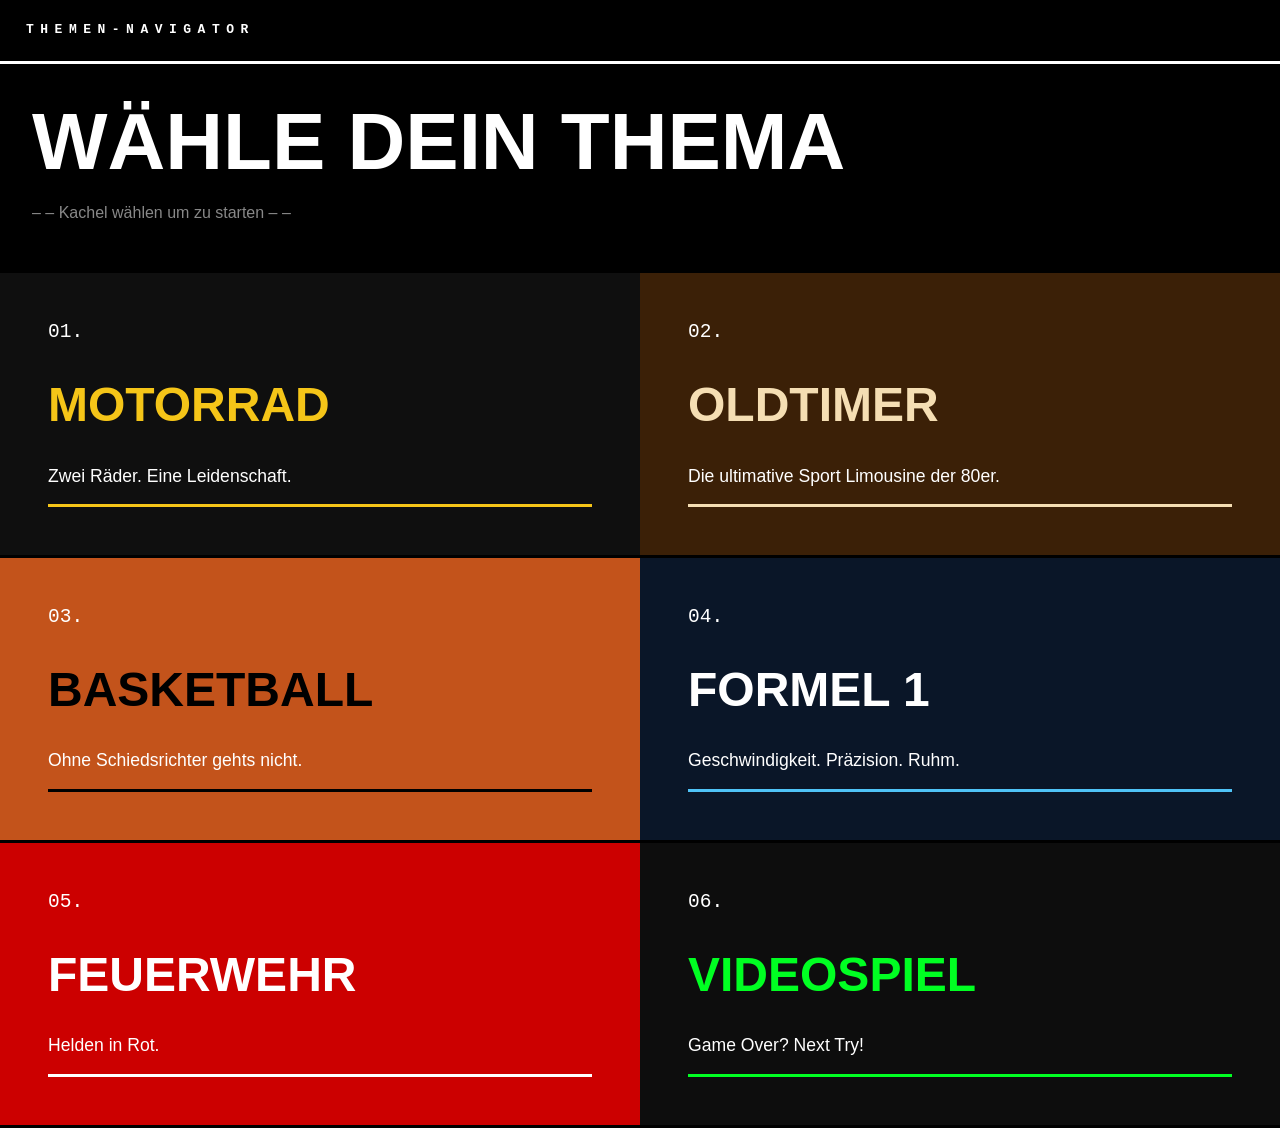
<file: index.html>
<!DOCTYPE html PUBLIC "-//W3C//DTD XHTML 1.0 Strict//EN" "http://www.w3.org/TR/xhtml1/DTD/xhtml1-strict.dtd">
<html xmlns="http://www.w3.org/1999/xhtml" xml:lang="de" lang="de">

<head>
    <meta http-equiv="Content-Type" content="text/html; charset=UTF-8" />
    <meta name="description" content="Gruppenseite mit Navigationselementen zu den Einzelleistungen der Gruppe 5" />
    <meta name="keywords" content="Gruppenseite, XHTML, CSS2.1, Kress" />
    <meta name="author" content="Gruppe 5" />
    <link href="./style.css" rel="stylesheet" type="text/css" />
    <title>Themen Navigator</title>
</head>

<body>
    <div id="top">
        <h1>Themen-Navigator</h1>
        <hr />
    </div>
    <div id="header-section">
        <h2>Wähle dein Thema</h2>
        <p>&#8211; &#8211; Kachel wählen um zu starten &#8211; &#8211;</p>
    </div>

    <div id="main">
        <ul>
            <li class="row">
                <div class="card" id="motorrad">
                    <span>01.</span>
                    <h3>Motorrad</h3>
                    <p>Zwei Räder. Eine Leidenschaft.</p>
                    <hr />
                    <a href="./Tabea/index.html" class="card-link"></a>
                </div>
                <div class="card" id="oldtimer">
                    <span>02.</span>
                    <h3>Oldtimer</h3>
                    <p>Die ultimative Sport Limousine der 80er.</p>
                    <hr />
                    <a href="./Jannis/index.html" class="card-link"></a>
                </div>
            </li>
            <li class="row">
                <div class="card" id="basketball">
                    <span>03.</span>
                    <h3>Basketball</h3>
                    <p>Ohne Schiedsrichter gehts nicht.</p>
                    <hr />
                    <a href="./Leon/index.html" class="card-link"></a>
                </div>
                <div class="card" id="formel">
                    <span>04.</span>
                    <h3>Formel 1</h3>
                    <p>Geschwindigkeit. Präzision. Ruhm.</p>
                    <hr />
                    <a href="./Palash/index.html" class="card-link"></a>
                </div>
            </li>
            <li class="row">
                <div class="card" id="feuerwehr">
                    <span>05.</span>
                    <h3>Feuerwehr</h3>
                    <p>Helden in Rot.</p>
                    <hr />
                    <a href="./Simon/index.html" class="card-link"></a>
                </div>
                <div class="card" id="videospiel">
                    <span>06.</span>
                    <h3>Videospiel</h3>
                    <p>Game Over? Next Try!</p>
                    <hr />
                    <a href="./Julian/index.html" class="card-link"></a>
                </div>
            </li>
        </ul>
    </div>
</body>

</html>
</file>
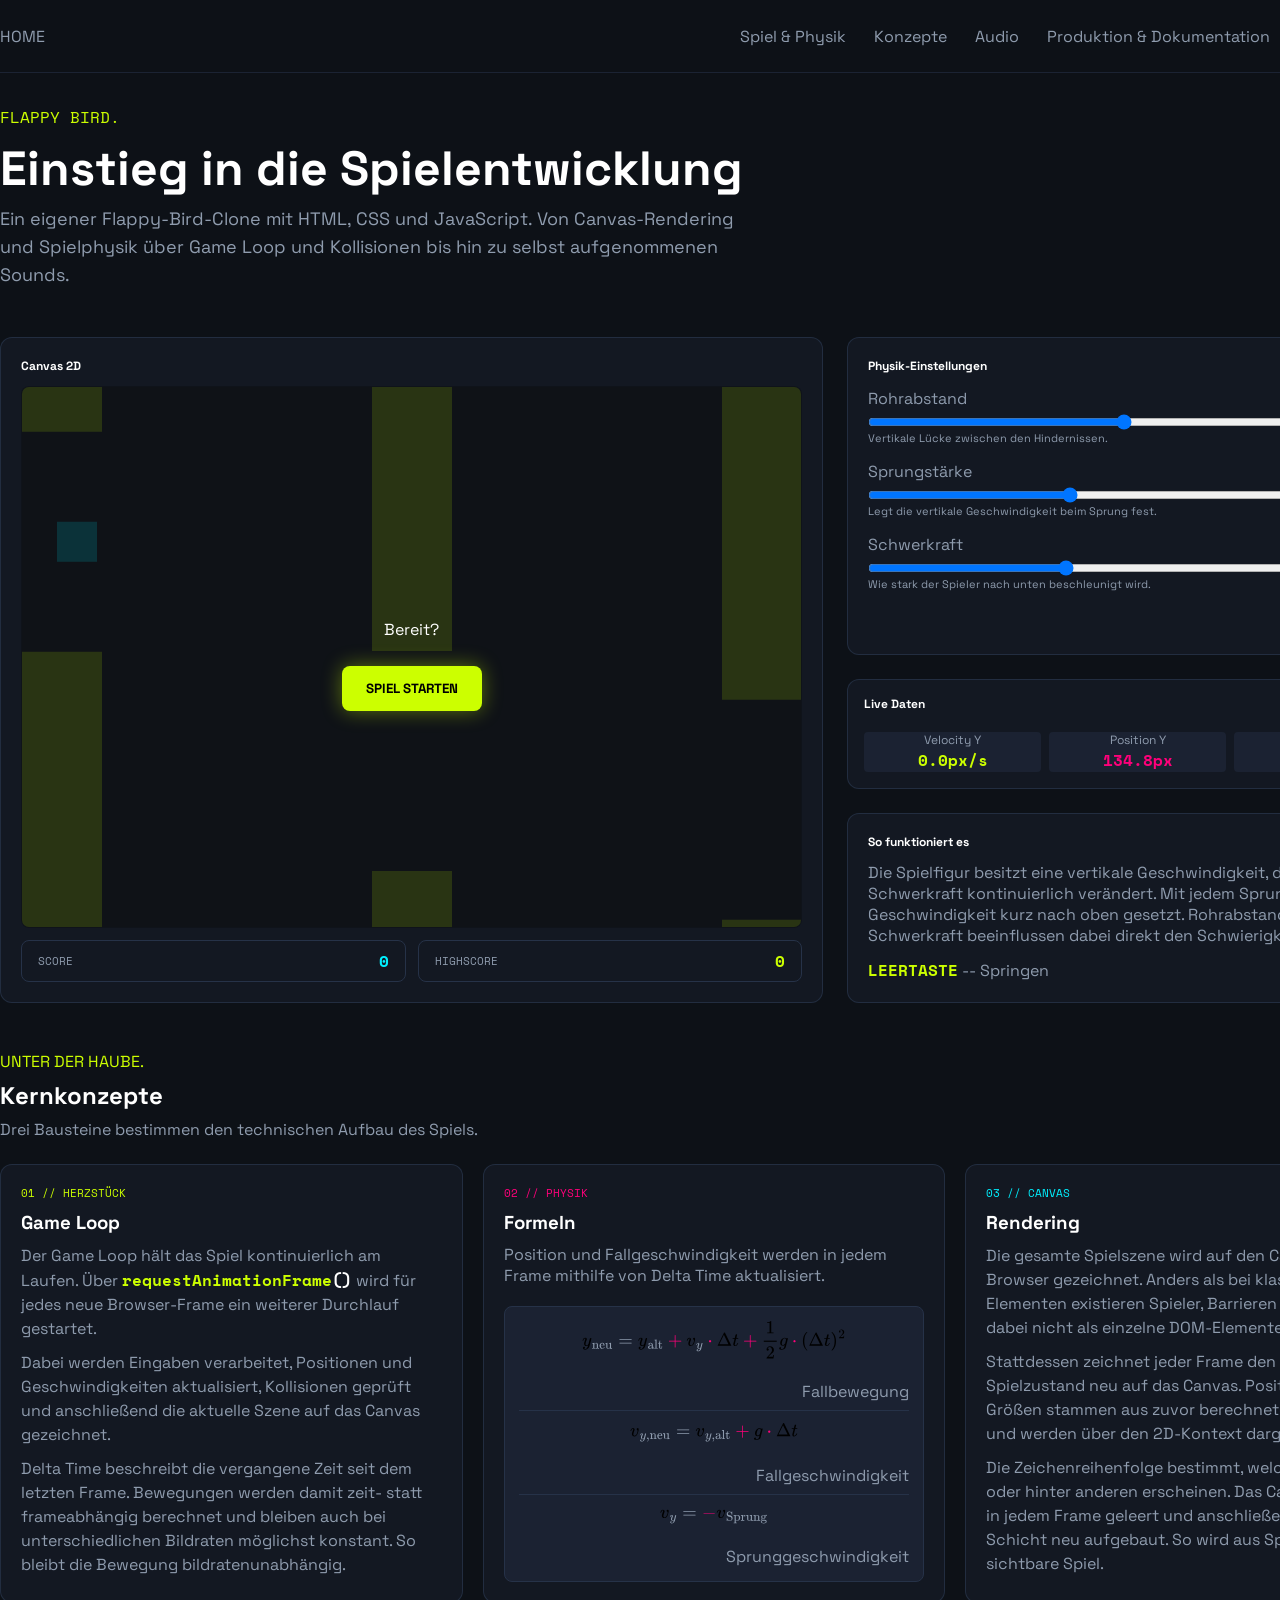
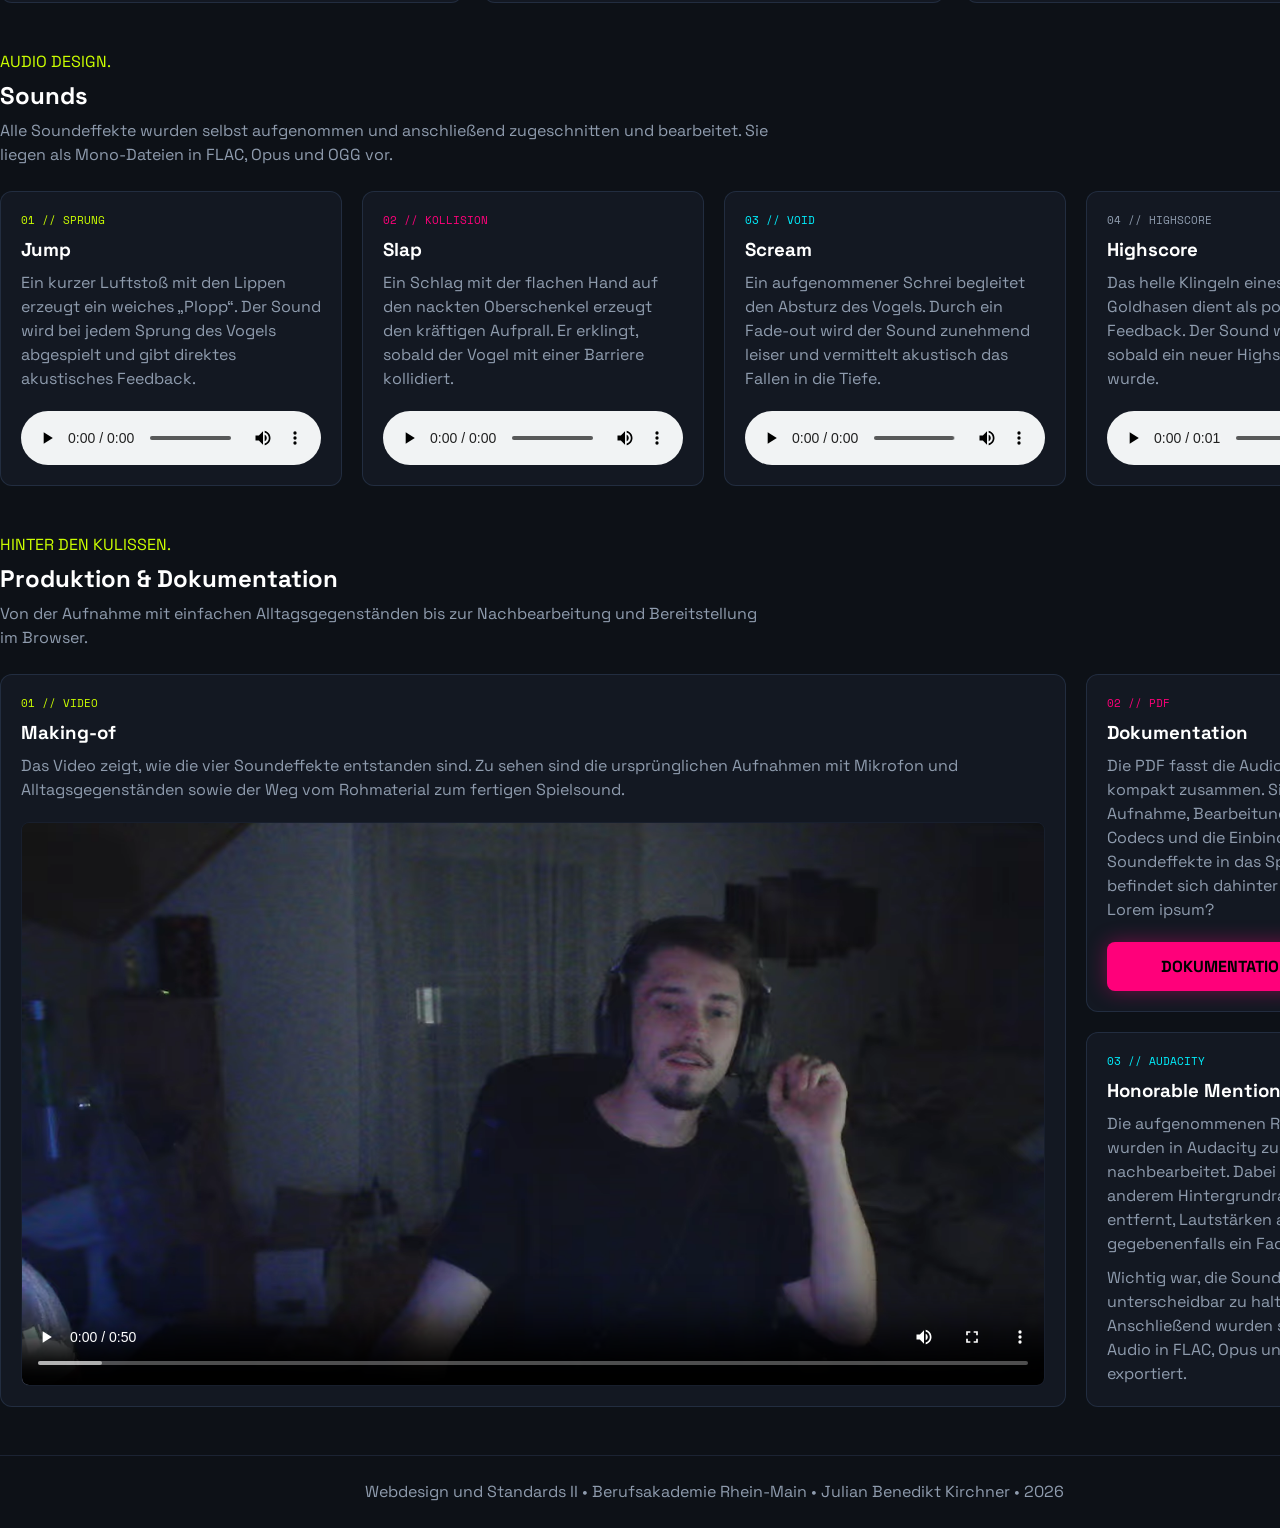
<file: Julian/index.html>
<!DOCTYPE html>
<html lang="de">
<head>
    <meta charset="UTF-8">
    <meta name="description" content="Browser Game similar to Flappy Bird">
    <meta name="keywords" content="HTML5, CSS, AI_WS24-IV">
    <meta name="author" content="julian-benedikt.kirchner">
    <meta name="viewport" content="width=device-width, initial-scale=1">

    <link rel="stylesheet" href="index.css">

    <script src="game/canvas.js" defer></script>
    <script src="game/barriers.js" defer></script>
    <script src="game/keyboard.js" defer></script>
    <script src="game/player.js" defer></script>
    <script src="game/main.js" defer></script>

    <title>Einstieg in die Spielentwicklung</title>
</head>

<body>
<header class="site-header">
    <div class="container">
        <a href="../index.html" class="logo">HOME</a>

        <nav aria-label="Hauptnavigation" id="navbar">
            <ul>
                <li><a href="#playground">Spiel & Physik</a></li>
                <li><a href="#concepts">Konzepte</a></li>
                <li><a href="#audio">Audio</a></li>
                <li><a href="#making">Produktion & Dokumentation</a></li>
            </ul>
        </nav>
    </div>
</header>

<main>
    <div class="container">
        <section class="hero">
            <p id="eyebrow" class="uppercase mono green">Flappy Bird.</p>
            <h1 id="title">Einstieg in die Spielentwicklung</h1>
            <p id="description" class="no-margin">
                Ein eigener Flappy-Bird-Clone mit HTML, CSS und JavaScript. Von Canvas-Rendering und Spielphysik über
                Game Loop und Kollisionen bis hin zu selbst aufgenommenen Sounds.
            </p>
        </section>
        <article id="playground">
            <h2 class="visibility-hidden">Spiel & Physik</h2>
            <section class="box" id="game">
                <h3 class="box-title">Canvas 2D</h3>
                <div class="game-stage">
                    <canvas id="canvas" tabindex="0">
                        Dein Browser unterstützt Canvas nicht.
                    </canvas>
                    <div id="game-overlay">
                        <p id="game-status" role="status">Bereit?</p>
                        <button class="fancy-button green uppercase" id="game-start" type="button">Spiel starten
                        </button>
                    </div>
                </div>
                <dl class="scores uppercase">
                    <div class="score">
                        <dt>Score</dt>
                        <dd>
                            <output class="blue bold" id="score">0</output>
                        </dd>
                    </div>

                    <div class="score">
                        <dt>Highscore</dt>
                        <dd>
                            <output class="green bold" id="highscore">0</output>
                        </dd>
                    </div>
                </dl>
            </section>
            <section class="box" id="settings">
                <h3 class="box-title">Physik-Einstellungen</h3>
                <form id="physics-form">
                    <div class="control">
                        <div class="control-header">
                            <label for="gap">Rohrabstand</label>
                            <output for="gap" id="gap-output" class="mono green bold">220px</output>
                        </div>
                        <input type="range" id="gap" min="148" max="300" value="220">
                        <p>Vertikale Lücke zwischen den Hindernissen.</p>
                    </div>
                    <div class="control">
                        <div class="control-header">
                            <label for="flap">Sprungstärke</label>
                            <output for="flap" id="flap-output" class="mono pink bold">360px/s</output>
                        </div>
                        <input type="range" id="flap" min="100" max="800" value="360">
                        <p>Legt die vertikale Geschwindigkeit beim Sprung fest.</p>
                    </div>
                    <div class="control">
                        <div class="control-header">
                            <label for="gravity">Schwerkraft</label>
                            <output for="gravity" id="gravity-output" class="mono blue bold">800px/s^2</output>
                        </div>
                        <input type="range" id="gravity" min="400" max="1500" value="800">
                        <p>Wie stark der Spieler nach unten beschleunigt wird.</p>
                    </div>
                    <button type="reset" id="physics-reset">Reset</button>
                </form>
            </section>
            <section class="box" id="vector-data">
                <h3 class="box-title">Live Daten</h3>
                <dl>
                    <div class="data-cell">
                        <dt>Velocity Y</dt>
                        <dd id="velocity-data" class="mono green bold">0.0px/s</dd>
                    </div>
                    <div class="data-cell">
                        <dt>Position Y</dt>
                        <dd id="player-y-data" class="mono pink bold">0.0px</dd>
                    </div>
                    <div class="data-cell">
                        <dt>Frame Delta</dt>
                        <dd id="frame-delta" class="mono blue bold">0.0ms</dd>
                    </div>
                </dl>
            </section>
            <section class="box" id="how-it-works">
                <h3 class="box-title">So funktioniert es</h3>
                <p class="no-margin">
                    Die Spielfigur besitzt eine vertikale Geschwindigkeit, die sich durch Schwerkraft kontinuierlich
                    verändert. Mit jedem Sprung wird diese Geschwindigkeit kurz nach oben gesetzt. Rohrabstand und
                    Schwerkraft beeinflussen dabei direkt den Schwierigkeitsgrad.
                </p>
                <p class="no-margin">
                    <kbd class="green mono bold uppercase">Leertaste</kbd> -- Springen
                </p>
            </section>
        </article>
        <section class="theme-section" id="concepts">
            <header>
                <p class="no-margin green uppercase uppercase">Unter der Haube.</p>
                <h2 class="no-margin white">Kernkonzepte</h2>
                <p class="no-margin">Drei Bausteine bestimmen den technischen Aufbau des Spiels.</p>
            </header>
            <div class="concept-grid">
                <section class="box">
                    <p class="numeration green no-margin uppercase">01 // Herzstück</p>
                    <h3 class="no-margin white">Game Loop</h3>
                    <p class="no-margin longtext">
                        Der Game Loop hält das Spiel kontinuierlich am Laufen. Über
                        <code class="green bold mono">requestAnimationFrame<span class="white">()</span></code>
                        wird für jedes neue Browser-Frame ein weiterer Durchlauf gestartet.
                    </p>
                    <p class="no-margin longtext">
                        Dabei werden Eingaben verarbeitet, Positionen und Geschwindigkeiten
                        aktualisiert, Kollisionen geprüft und anschließend die aktuelle Szene
                        auf das Canvas gezeichnet.
                    </p>
                    <p class="no-margin longtext">
                        Delta Time beschreibt die vergangene Zeit seit dem letzten Frame.
                        Bewegungen werden damit zeit- statt frameabhängig berechnet und bleiben
                        auch bei unterschiedlichen Bildraten möglichst konstant. So bleibt die Bewegung
                        bildratenunabhängig.
                    </p>
                </section>
                <section class="box">
                    <p class="numeration pink no-margin uppercase">02 // Physik</p>
                    <h3 class="no-margin white">Formeln</h3>
                    <p class="no-margin">Position und Fallgeschwindigkeit werden in jedem Frame mithilfe von Delta Time
                        aktualisiert.</p>
                    <div id="formulas">
                        <figure>
                            <object class="figure-img" data="assets/fallbewegung_farbig.svg" type="image/svg+xml">
                                y neu = y alt + v y · Δt + ½ · g · Δt²
                            </object>
                            <figcaption class="figure-caption">Fallbewegung</figcaption>
                        </figure>
                        <figure>
                            <object class="figure-img" data="assets/fallgeschwindigkeit_farbig.svg"
                                    type="image/svg+xml">
                                v y neu = v y alt + g · Δt
                            </object>
                            <figcaption class="figure-caption">Fallgeschwindigkeit</figcaption>
                        </figure>
                        <figure>
                            <object class="figure-img" data="assets/sprunggeschwindigkeit_farbig.svg"
                                    type="image/svg+xml">
                                v y = −v Sprung
                            </object>
                            <figcaption class="figure-caption">Sprunggeschwindigkeit</figcaption>
                        </figure>
                    </div>
                </section>
                <section class="box">
                    <p class="numeration blue no-margin uppercase">03 // Canvas</p>
                    <h3 class="no-margin white">Rendering</h3>
                    <p class="no-margin longtext">
                        Die gesamte Spielszene wird auf den Canvas direkt im Browser gezeichnet. Anders als bei
                        klassischen HTML-Elementen existieren Spieler, Barrieren und Spielfeld dabei nicht als einzelne
                        DOM-Elemente.
                    </p>
                    <p class="no-margin longtext">
                        Stattdessen zeichnet jeder Frame den aktuellen Spielzustand neu auf das Canvas. Positionen und
                        Größen stammen aus zuvor berechneten Spieldaten und werden über den 2D-Kontext dargestellt.
                    </p>
                    <p class="no-margin longtext">
                        Die Zeichenreihenfolge bestimmt, welche Elemente vor oder hinter anderen erscheinen. Das Canvas
                        wird daher in jedem Frame geleert und anschließend Schicht für Schicht neu aufgebaut. So wird
                        aus Spieldaten das sichtbare Spiel.
                    </p>
                </section>
            </div>
        </section>
        <section class="theme-section" id="audio">
            <header class="hero">
                <p class="no-margin green uppercase">Audio Design.</p>
                <h2 class="no-margin white">Sounds</h2>
                <p class="no-margin longtext">
                    Alle Soundeffekte wurden selbst aufgenommen und anschließend zugeschnitten und bearbeitet.
                    Sie liegen als Mono-Dateien in FLAC, Opus und OGG vor.
                </p>
            </header>
            <div class="concept-grid">
                <section class="box">
                    <p class="numeration green no-margin uppercase">01 // SPRUNG</p>
                    <h3 class="no-margin white">Jump</h3>
                    <p class="no-margin longtext">
                        Ein kurzer Luftstoß mit den Lippen erzeugt ein weiches „Plopp“.
                        Der Sound wird bei jedem Sprung des Vogels abgespielt und gibt direktes akustisches Feedback.
                    </p>
                    <audio class="audio" controls>
                        <source src="./assets/jump.webm" type="audio/opus">
                        <source src="./assets/jump.ogg" type="audio/ogg">
                        <source src="./assets/jump.flac" type="audio/flac">
                        Dein Browser unterstützt Audio nicht.
                    </audio>
                </section>
                <section class="box">
                    <p class="numeration pink no-margin uppercase">02 // KOLLISION</p>
                    <h3 class="no-margin white">Slap</h3>
                    <p class="no-margin longtext">
                        Ein Schlag mit der flachen Hand auf den nackten Oberschenkel erzeugt den kräftigen Aufprall.
                        Er erklingt, sobald der Vogel mit einer Barriere kollidiert.
                    </p>
                    <audio class="audio" controls>
                        <source src="./assets/slap.webm" type="audio/opus">
                        <source src="./assets/slap.ogg" type="audio/ogg">
                        <source src="./assets/slap.flac" type="audio/flac">
                        Dein Browser unterstützt Audio nicht.
                    </audio>
                </section>
                <section class="box">
                    <p class="numeration blue no-margin uppercase">03 // VOID</p>
                    <h3 class="no-margin white">Scream</h3>
                    <p class="no-margin longtext">
                        Ein aufgenommener Schrei begleitet den Absturz des Vogels.
                        Durch ein Fade-out wird der Sound zunehmend leiser und vermittelt akustisch das Fallen in die
                        Tiefe.
                    </p>
                    <audio class="audio" controls>
                        <source src="./assets/scream.webm" type="audio/opus">
                        <source src="./assets/scream.ogg" type="audio/ogg">
                        <source src="./assets/scream.flac" type="audio/flac">
                        Dein Browser unterstützt Audio nicht.
                    </audio>
                </section>
                <section class="box">
                    <p class="numeration no-margin uppercase">04 // HIGHSCORE</p>
                    <h3 class="no-margin white">Highscore</h3>
                    <p class="no-margin longtext">
                        Das helle Klingeln eines Lindt-Goldhasen dient als positives Feedback.
                        Der Sound wird abgespielt, sobald ein neuer Highscore erreicht wurde.
                    </p>
                    <audio class="audio" controls>
                        <source src="assets/highscore.webm" type="audio/webm">
                        <source src="./assets/highscore.ogg" type="audio/ogg">
                        <source src="./assets/highscore.flac" type="audio/flac">
                        Dein Browser unterstützt Audio nicht.
                    </audio>
                </section>
            </div>
        </section>
        <section class="theme-section" id="making">
            <header class="hero">
                <p class="no-margin green uppercase">Hinter den Kulissen.</p>
                <h2 class="no-margin white">Produktion & Dokumentation</h2>
                <p class="no-margin longtext">
                    Von der Aufnahme mit einfachen Alltagsgegenständen bis zur Nachbearbeitung und Bereitstellung im
                    Browser.
                </p>
            </header>
            <div class="concept-grid">
                <section class="box" id="video">
                    <p class="numeration green no-margin uppercase">01 // VIDEO</p>
                    <h3 class="no-margin white">Making-of</h3>
                    <p class="no-margin longtext">
                        Das Video zeigt, wie die vier Soundeffekte entstanden sind. Zu sehen sind die ursprünglichen
                        Aufnahmen mit Mikrofon und Alltagsgegenständen sowie der Weg vom Rohmaterial zum fertigen
                        Spielsound.
                    </p>
                    <div class="making-video-stage">
                        <video id="video-element" controls>
                            <source src="./assets/video.webm">
                            <source src="./assets/video.mp4">
                            <source src="./assets/video.ogv">
                            Dein Browser unterstützt Video nicht.
                        </video>
                    </div>
                </section>
                <section class="box" id="pdf">
                    <p class="numeration pink no-margin uppercase">02 // PDF</p>
                    <h3 class="no-margin white">Dokumentation</h3>
                    <p class="no-margin longtext">
                        Die PDF fasst die Audioumsetzung kompakt zusammen. Sie dokumentiert Aufnahme, Bearbeitung,
                        verwendete Codecs und die Einbindung der Soundeffekte in das Spiel. Oder befindet sich dahinter
                        doch nur ein Lorem ipsum?
                    </p>
                    <a href="./assets/Dokumentation.pdf" target="_blank" rel="noopener"
                       class="fancy-button pink uppercase">Dokumentation öffnen</a>
                </section>
                <section class="box" id="audacity">
                    <p class="numeration blue no-margin uppercase">03 // Audacity</p>
                    <h3 class="no-margin white">Honorable Mention</h3>
                    <p class="no-margin longtext">
                        Die aufgenommenen Rohdateien wurden in Audacity zugeschnitten und nachbearbeitet. Dabei wurden
                        unter anderem Hintergrundrauschen entfernt, Lautstärken angepasst und gegebenenfalls ein
                        Fade-out erzeugt.
                    </p>
                    <p class="no-margin longtext">
                        Wichtig war, die Sounds kurz und klar unterscheidbar zu halten. Anschließend wurden sie als
                        Mono-Audio in FLAC, Opus und Ogg Vorbis exportiert.
                    </p>
                </section>
            </div>
        </section>
    </div>
</main>
<footer class="site-footer">
    <div class="container">
        <p>
            Webdesign und Standards II
            <span>•</span>
            Berufsakademie Rhein-Main
            <span>•</span>
            <span>Julian Benedikt Kirchner</span>
            <span>•</span>
            <time datetime="2026">2026</time>
        </p>
    </div>
</footer>
</body>
</html>
</file>
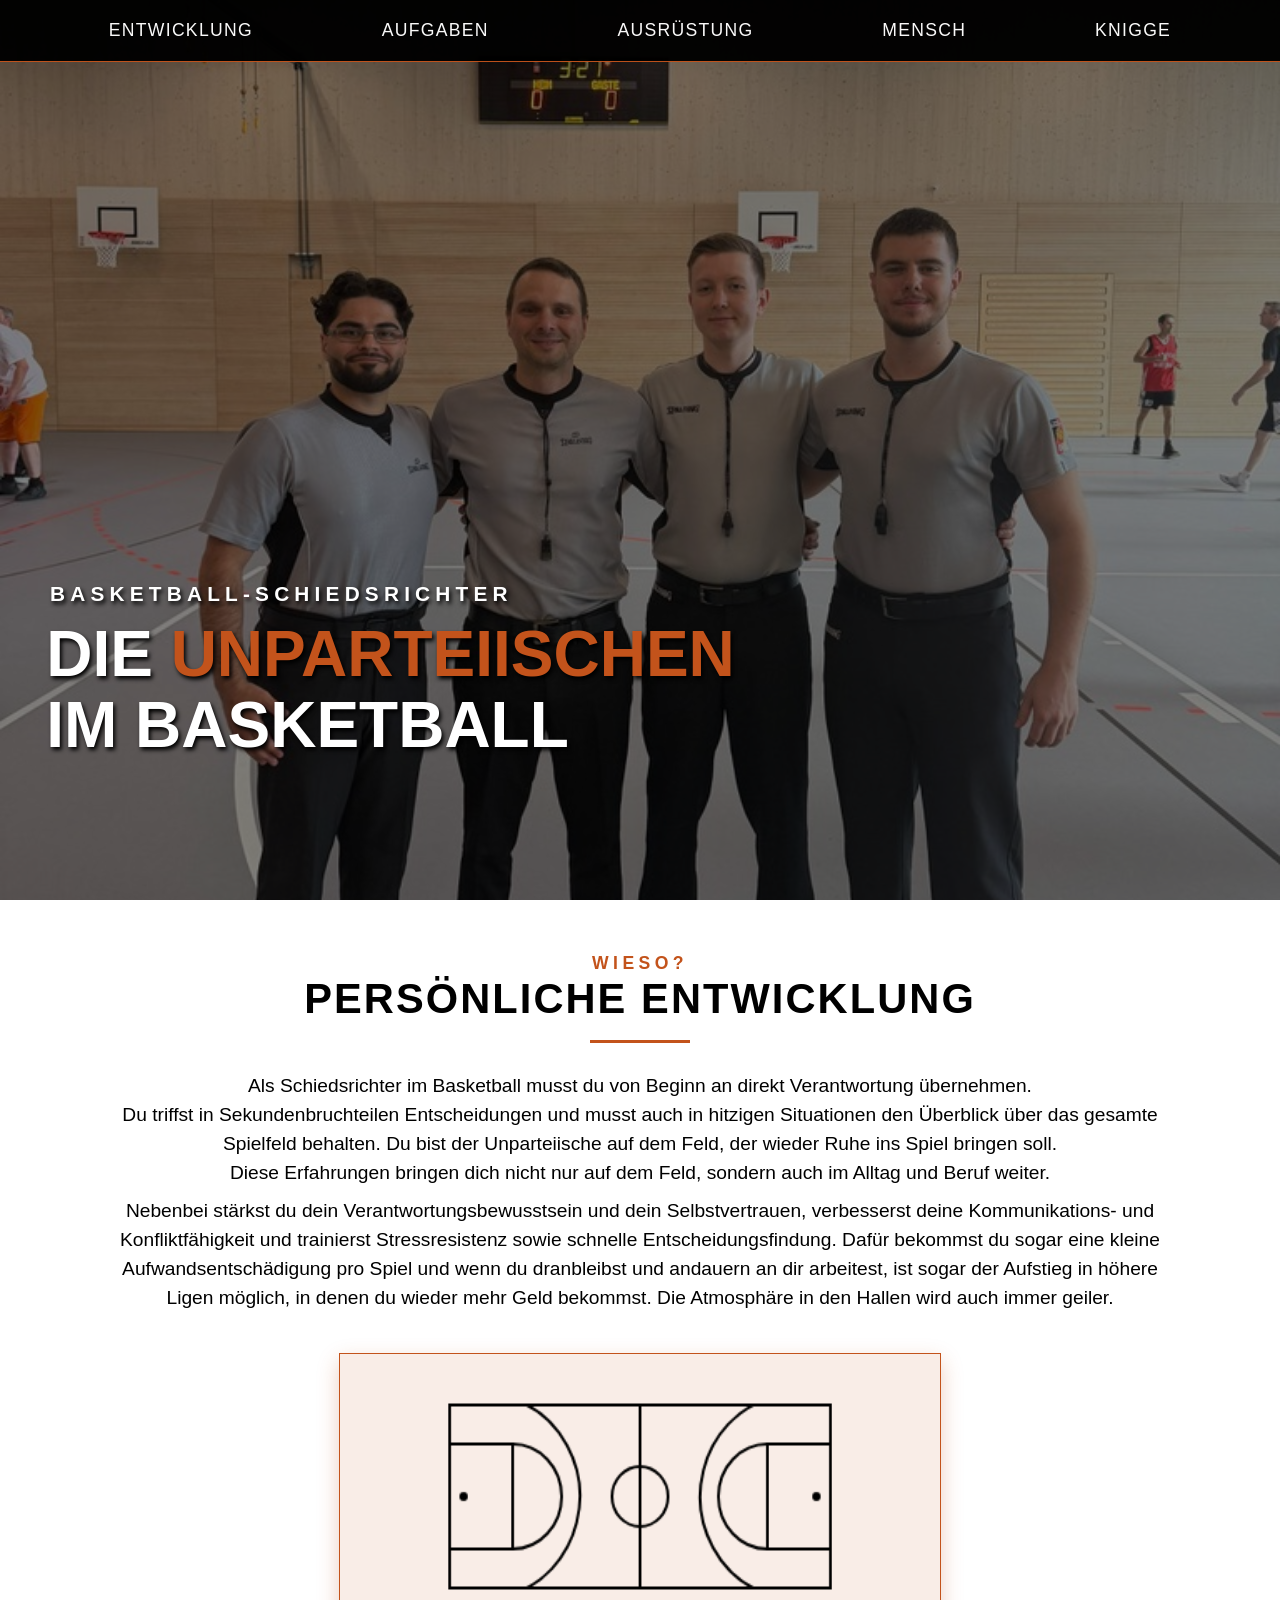
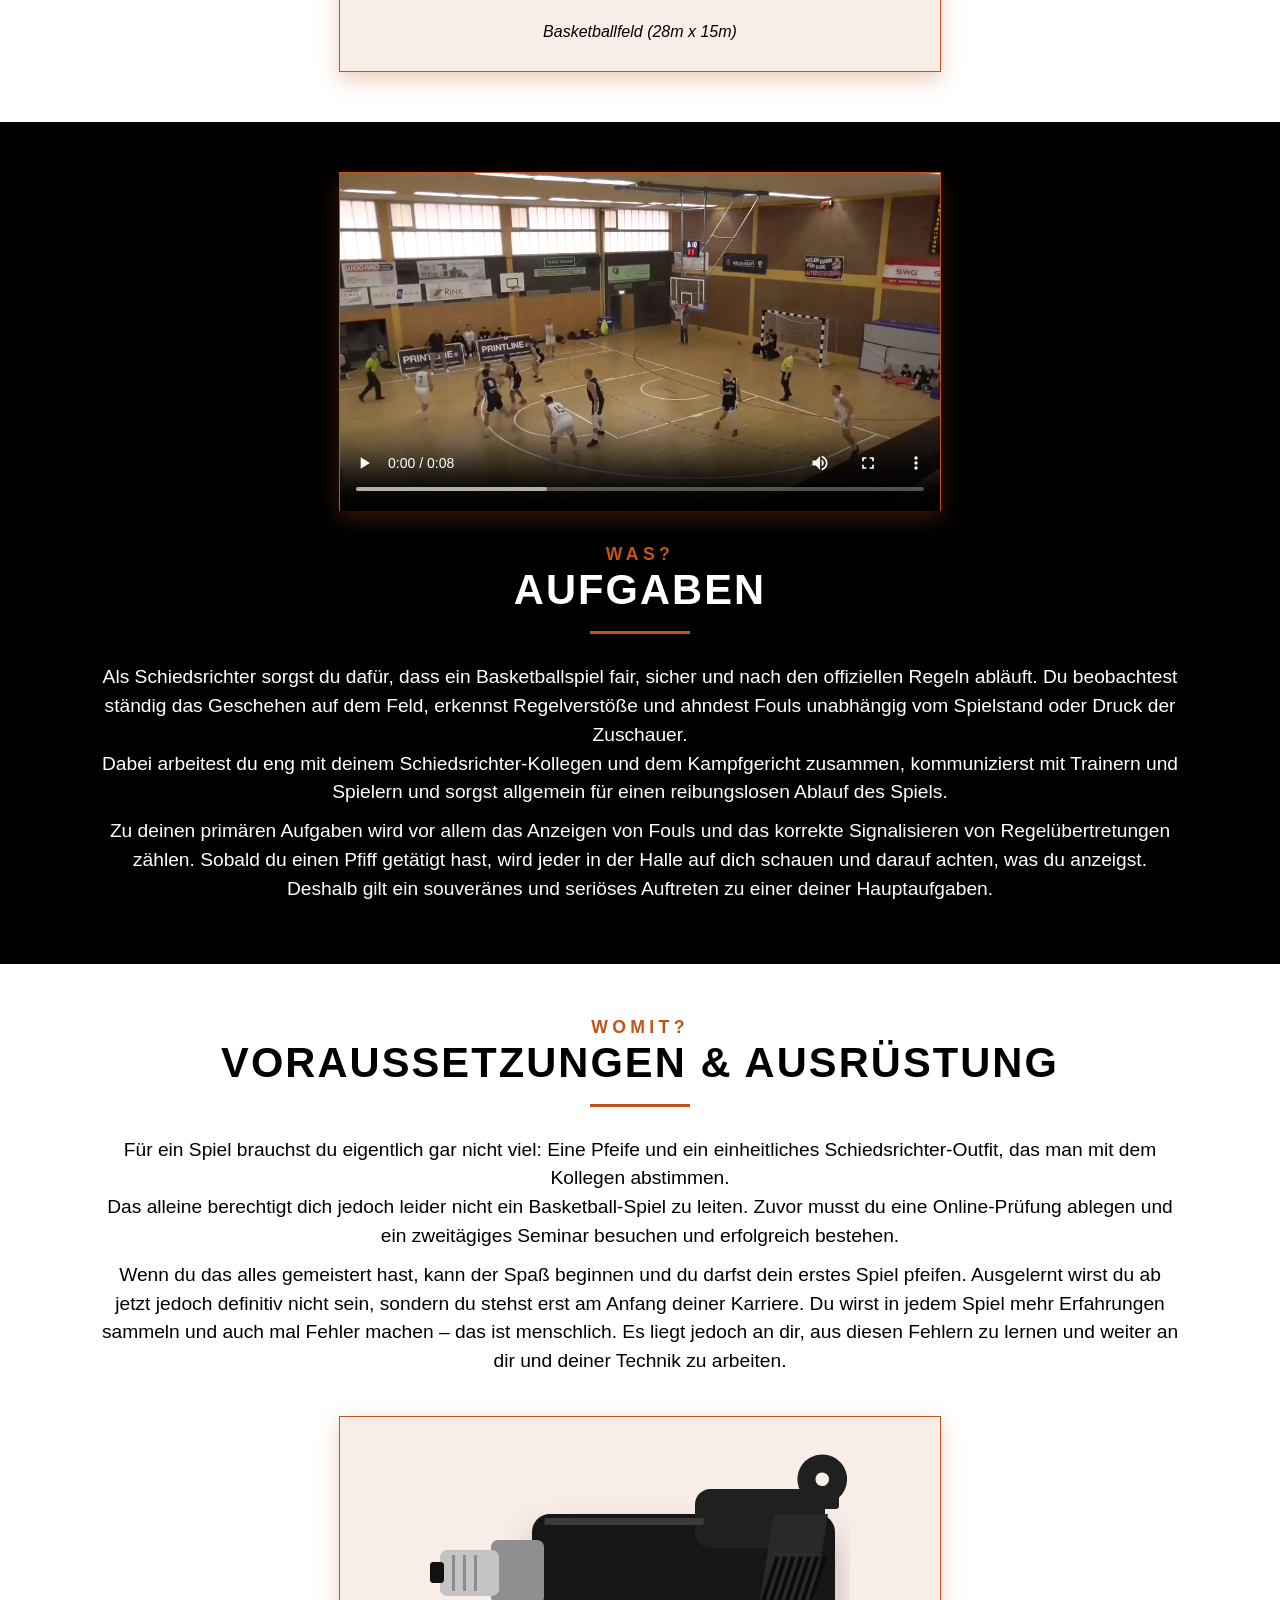
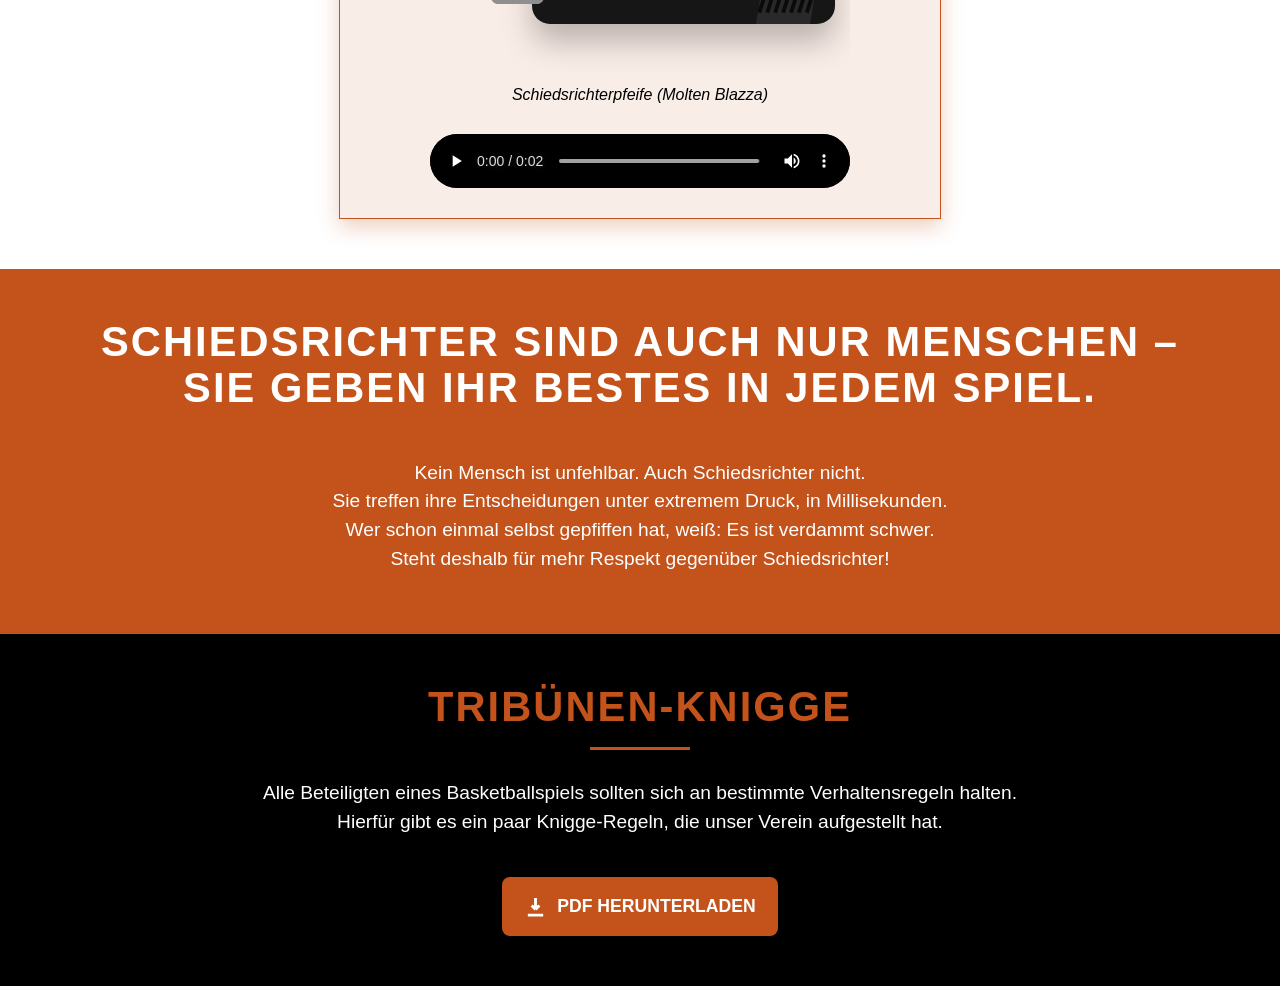
<file: Leon/index.html>
<!DOCTYPE html>
<html lang="de">

<head>
  <meta charset="utf-8" >
  <meta name="description" content="Eine informative Webseite über Basketball-Schiedsrichter" >
  <meta name="keywords" content="Basketball, Schiedsrichter, Sport, Vereinssport, Ball, AI-WS-24-IV, Gruppe 5" >
  <meta name="author" content="Leon Reusch" >
  <meta name="robots" content="no-index" >
  <meta name="viewport" content="width=device-width, initial-scale=1" >
  <link rel="shortcut icon" href="favicon.ico" type="image/x-icon" >
  <link rel="stylesheet" href="index.css" >
  <title>Basketball-Schiedsrichter</title>
</head>

<body>
  <header>
    <nav>
      <ul>
        <li><a href="#entwicklung">Entwicklung</a></li>
        <li><a href="#aufgaben">Aufgaben</a></li>
        <li><a href="#ausruestung">Ausrüstung</a></li>
        <li><a href="#mensch">Mensch</a></li>
        <li><a href="#knigge">Knigge</a></li>
      </ul>
    </nav>
  </header>

  <section id="hero">
    <div class="hero-content">
      <span class="eyebrow hero-eyebrow">Basketball-Schiedsrichter</span>
      <h1>Die <em>Unparteiischen</em><br>im Basketball</h1>
    </div>
  </section>

  <main id="content">
    <section class="content-section" id="entwicklung">
      <div>
        <span class="eyebrow section-eyebrow">Wieso?</span>
        <h2>Persönliche Entwicklung</h2>
        <div class="divider"></div>
        <p>
          Als Schiedsrichter im Basketball musst du von Beginn an direkt Verantwortung übernehmen.<br>
          Du triffst in Sekundenbruchteilen Entscheidungen und musst auch in hitzigen Situationen den Überblick über das gesamte Spielfeld behalten. Du bist der Unparteiische auf dem Feld, der wieder Ruhe ins Spiel bringen soll.<br>
          Diese Erfahrungen bringen dich nicht nur auf dem Feld, sondern auch im Alltag und Beruf weiter.
        </p>
        <p>
          Nebenbei stärkst du dein Verantwortungsbewusstsein und dein Selbstvertrauen, verbesserst deine Kommunikations- und Konfliktfähigkeit und trainierst Stressresistenz sowie schnelle Entscheidungsfindung.
          Dafür bekommst du sogar eine kleine Aufwandsentschädigung pro Spiel und wenn du dranbleibst und andauern an dir arbeitest, ist sogar der Aufstieg in höhere Ligen möglich, in denen du wieder mehr Geld bekommst. Die Atmosphäre in den Hallen wird auch immer geiler.
        </p>
      </div>
      <div>
        <div class="media">
          <figure>
            <canvas id="court-canvas" role="img"
              aria-label="Skizze eines Basketballfelds, 28 mal 15 Meter, mit Mittellinie, Mittelkreis, Zonen unter den Körben und Dreipunktelinien">
            </canvas>
            <figcaption>Basketballfeld (28m x 15m)</figcaption>
          </figure>
        </div>
      </div>
    </section>

    <section class="content-section dark-section" id="aufgaben">
      <div>
        <div class="media video-media">
          <video id="video" controls aria-label="Eine Foul-Anzeige eines Schiedsrichters">
            <source src="assets/video/Offball-Foul.mp4" type="video/mp4">
            <source src="assets/video/Offball-Foul.webm" type="video/webm">
            <source src="assets/video/Offball-Foul.avi" type="video/avi">
            Dein Browser unterstützt leider keines der verfügbaren Videoformate.
          </video>
        </div>
      </div>
      <div>
        <span class="eyebrow section-eyebrow">Was?</span>
        <h2>Aufgaben</h2>
        <div class="divider"></div>
        <p>
          Als Schiedsrichter sorgst du dafür, dass ein Basketballspiel fair, sicher und nach den offiziellen Regeln abläuft. Du beobachtest ständig das Geschehen auf dem Feld, erkennst Regelverstöße und ahndest Fouls unabhängig vom Spielstand oder Druck der Zuschauer.<br>
          Dabei arbeitest du eng mit deinem Schiedsrichter-Kollegen und dem Kampfgericht zusammen, kommunizierst mit Trainern und Spielern und sorgst allgemein für einen reibungslosen Ablauf des Spiels.
        </p>
        <p>
          Zu deinen primären Aufgaben wird vor allem das Anzeigen von Fouls und das korrekte Signalisieren von Regelübertretungen zählen. Sobald du einen Pfiff getätigt hast, wird jeder in der Halle auf dich schauen und darauf achten, was du anzeigst. Deshalb gilt ein souveränes und seriöses Auftreten zu einer deiner Hauptaufgaben.
        </p>
      </div>
    </section>

    <section class="content-section" id="ausruestung">
      <div>
        <span class="eyebrow section-eyebrow">Womit?</span>
        <h2>Voraussetzungen & Ausrüstung</h2>
        <div class="divider"></div>
        <p>
          Für ein Spiel brauchst du eigentlich gar nicht viel: Eine Pfeife und ein einheitliches Schiedsrichter-Outfit, das man mit dem Kollegen abstimmen.<br>
          Das alleine berechtigt dich jedoch leider nicht ein Basketball-Spiel zu leiten. Zuvor musst du eine Online-Prüfung ablegen und ein zweitägiges Seminar besuchen und erfolgreich bestehen.
        </p>
        <p>
          Wenn du das alles gemeistert hast, kann der Spaß beginnen und du darfst dein erstes Spiel pfeifen. Ausgelernt wirst du ab jetzt jedoch definitiv nicht sein, sondern du stehst erst am Anfang deiner Karriere. Du wirst in jedem Spiel mehr Erfahrungen sammeln und auch mal Fehler machen &ndash; das ist menschlich. Es liegt jedoch an dir, aus diesen Fehlern zu lernen und weiter an dir und deiner Technik zu arbeiten.
        </p>
      </div>
      <div>
        <div class="media">
          <figure>
            <object data="assets/Pfeife.svg" type="image/svg+xml" id="pfeife" role="img" aria-label="Skizze einer Schiedsrichterpfeife (Molten-Blazza)">
              Hier sollte eine Vektorgrafik einer Schiedsrichterpfeife sein
            </object>
            <figcaption>Schiedsrichterpfeife (Molten Blazza)</figcaption>
          </figure>
          <audio id="audio" controls>
            <source src="assets/audio/Pfiff.mp3" type="audio/mp3">
            <source src="assets/audio/Pfiff.wav" type="audio/wav">
            <source src="assets/audio/Pfiff.ogg" type="audio/ogg">
            Dein Browser unterstützt leider keines der verfügbaren Audioformate.
          </audio>
        </div>
      </div>
    </section>

    <section class="content-section statement-section" id="mensch">
      <h2>Schiedsrichter sind auch nur Menschen &ndash; sie geben ihr Bestes in jedem Spiel.</h2>
      <p>
        Kein Mensch ist unfehlbar. Auch Schiedsrichter nicht.<br>
        Sie treffen ihre Entscheidungen unter extremem Druck, in Millisekunden.<br>
        Wer schon einmal selbst gepfiffen hat, weiß: Es ist verdammt schwer.<br>
        Steht deshalb für mehr Respekt gegenüber Schiedsrichter!
      </p>
    </section>

    <section class="content-section footer-section" id="knigge">
      <div class="footer-text">
        <h2>Tribünen-Knigge</h2>
        <div class="divider"></div>
        <p>
          Alle Beteiligten eines Basketballspiels sollten sich an bestimmte Verhaltensregeln halten.<br>
          Hierfür gibt es ein paar Knigge-Regeln, die unser Verein aufgestellt hat.
        </p>
      </div>
      <div>
        <a href="assets/Tribuenen-Knigge.pdf" download="Tribuenen-Knigge.pdf" type="application/pdf" class="download-btn">
          <svg width="27" height="27" viewBox="0 0 24 24" fill="none" stroke="currentColor" stroke-width="3" aria-hidden="true" focusable="false">
            <path d="M12 3v12m0 0l-4-4m4 4l4-4M4 21h16"/>
          </svg>
          PDF herunterladen
        </a>
      </div>
    </section>
  </main>
  <script src="assets/script.js"></script>
</body>
</html>
</file>
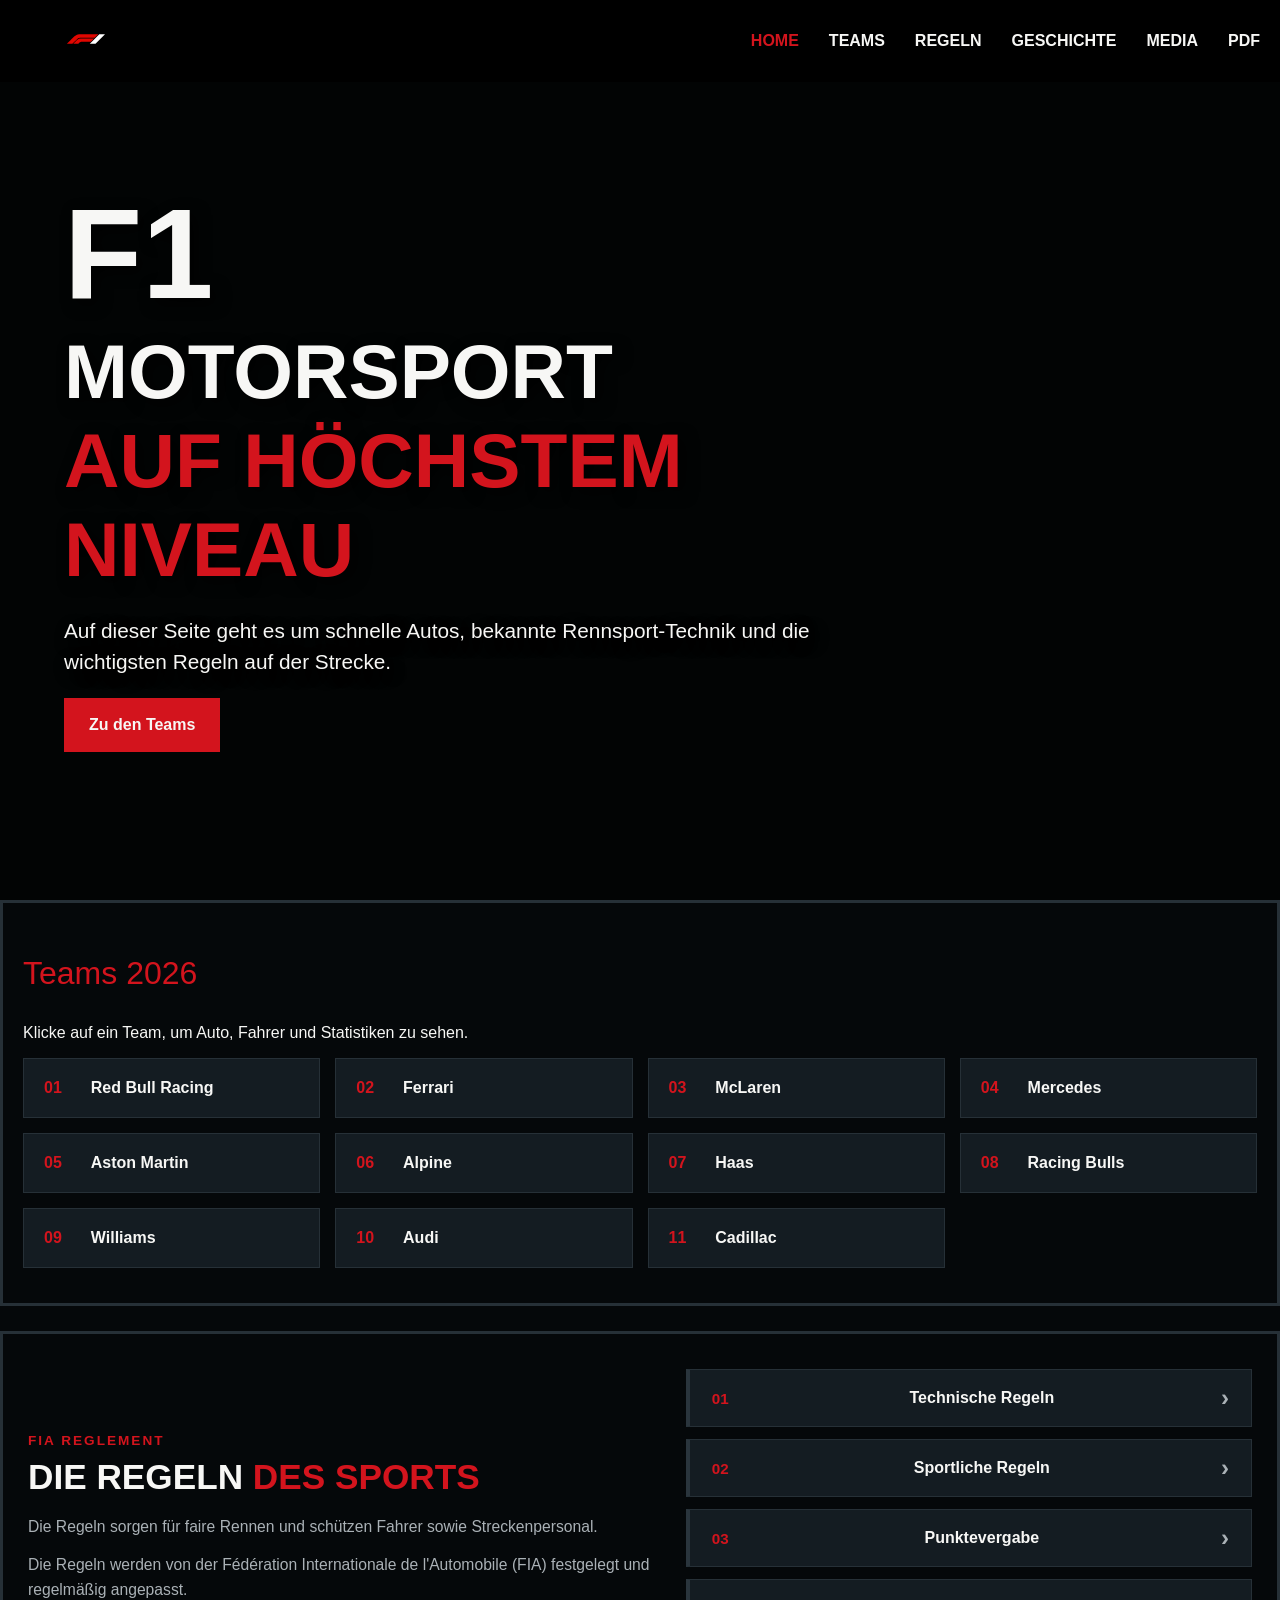
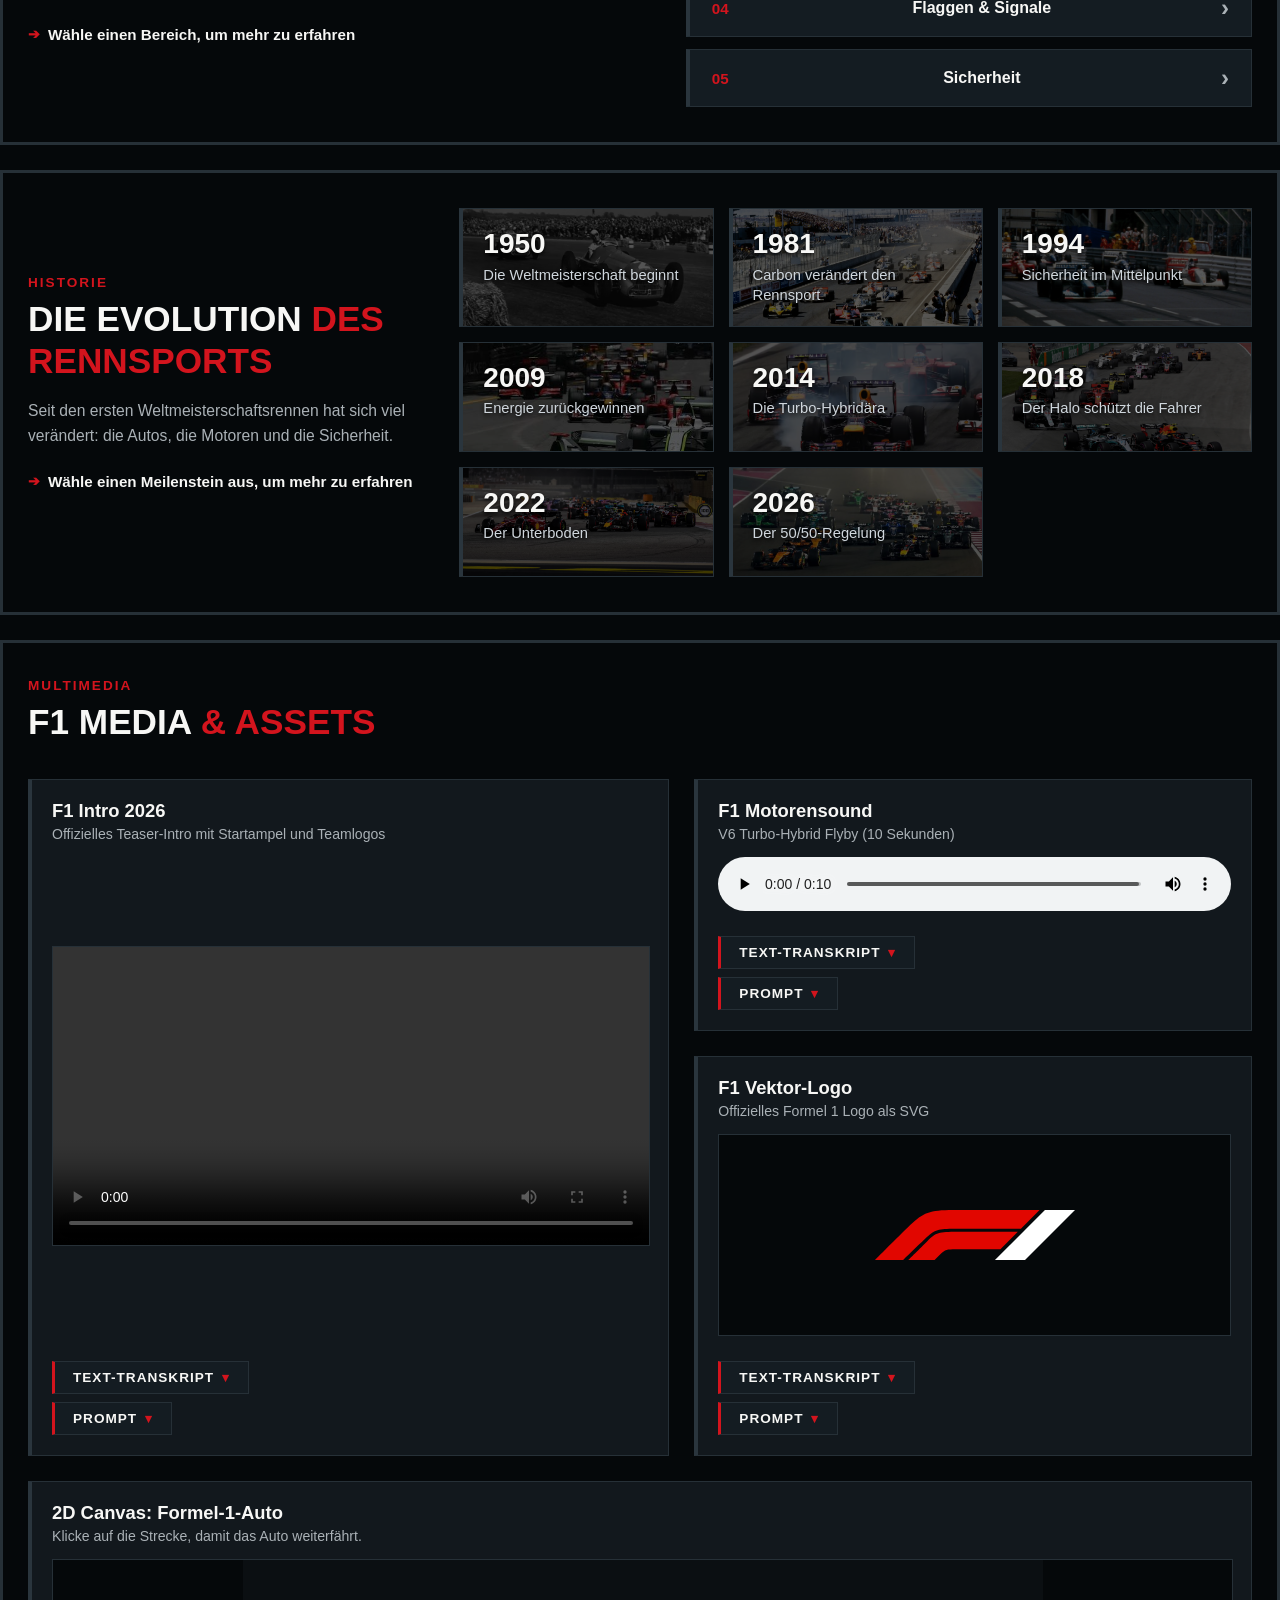
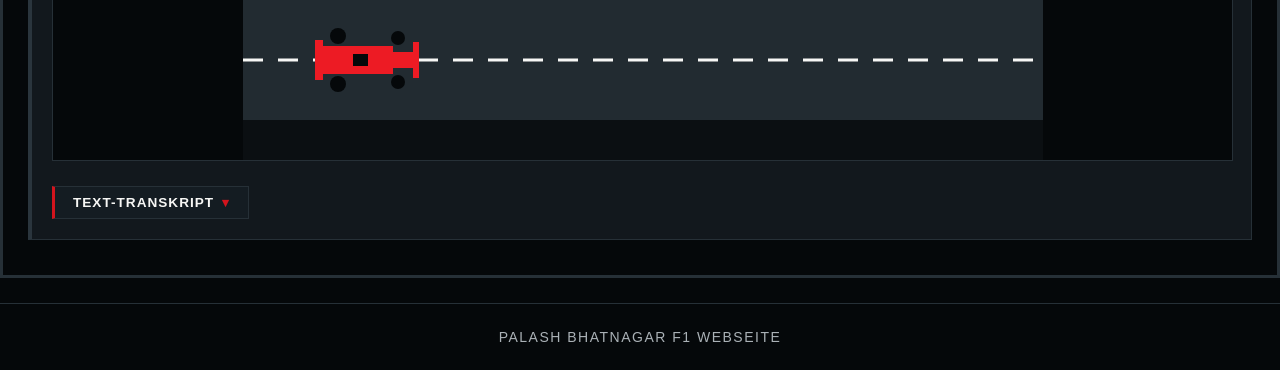
<file: Palash/index.html>
<!DOCTYPE html>
<html lang="de">

<head>
    <meta charset="UTF-8">
    <meta name="viewport" content="width=device-width, initial-scale=1">
    <meta name="description" content="f1 webseite">
    <meta name="keywords" content="HTML, CSS3, Formel 1">
    <meta name="author" content="palash.bhatnagar">
    <meta name="robots" content="noindex">
    <title>Main</title>
    <link rel="stylesheet" href="style.css">
    <link rel="icon" type="image/svg+xml" href="media/F1_logo.svg">
    <script src="script.js"></script>
</head>

<body>
    <header class="site-header" id="start">
        <div class="nav-shell">
            <a class="brand" href="#main-page" aria-label="F1 Startseite">
                <img src="media/F1_logo.svg" width="132" height="38" alt="F1 Logo">
            </a>
            <nav class="main-navigation" aria-label="Hauptnavigation">
                <ul>
                    <li><a class="is-active" href="#main-page" aria-current="page">Home</a></li>
                    <li><a href="#teams">Teams</a></li>
                    <li><a href="#rules">Regeln</a></li>
                    <li><a href="#history">Geschichte</a></li>
                    <li><a href="#media">Media</a></li>
                    <li><a href="media/Formel-1-Ausblick.pdf" download="Formel-1-Ausblick.pdf" type="application/pdf" target="_blank" rel="noopener noreferrer" aria-label="PDF-Dokument herunterladen">PDF</a></li>
                </ul>
            </nav>
        </div>
    </header>

    <div class="wrapper">
        <main id="main-page">
            <section class="1">
                <div class="content">
                    <p class="lead">F1</p>
                    <h1 id="main-title">Motorsport <span>auf höchstem Niveau</span></h1>
                    <p>Auf dieser Seite geht es um schnelle Autos, bekannte Rennsport-Technik und die wichtigsten Regeln
                        auf der Strecke.</p>
                    <a href="#teams" class="btn">Zu den Teams</a>
                </div>
            </section>
            <div class="video-c1">
                <video autoplay muted loop playsinline aria-hidden="true" tabindex="-1">
                    <source src="media/f1-1.mp4" type="video/mp4">
                </video>
            </div>
        </main>

        <div class="team-pannel">
            <section class="pannel" id="teams">
                <div class="team-heading">
                    <h2 class="team-h">Teams 2026</h2>
                    <p>Klicke auf ein Team, um Auto, Fahrer und Statistiken zu sehen.</p>
                </div>

                <!-- ohne Scroll-Sprung -->
                <input type="radio" name="team" id="t-close" checked>
                <input type="radio" name="team" id="t-redbull">
                <input type="radio" name="team" id="t-ferrari">
                <input type="radio" name="team" id="t-mclaren">
                <input type="radio" name="team" id="t-mercedes">
                <input type="radio" name="team" id="t-astonmartin">
                <input type="radio" name="team" id="t-alpine">
                <input type="radio" name="team" id="t-haas">
                <input type="radio" name="team" id="t-racingbulls">
                <input type="radio" name="team" id="t-williams">
                <input type="radio" name="team" id="t-audi">
                <input type="radio" name="team" id="t-cadillac">

                <!-- Team-Kacheln  -->
                <nav class="team-selection" aria-label="Team auswählen">
                    <label for="t-redbull"><span>01</span> Red Bull Racing </label>
                    <label for="t-ferrari"><span>02</span> Ferrari </label>
                    <label for="t-mclaren"><span>03</span> McLaren </label>
                    <label for="t-mercedes"><span>04</span> Mercedes </label>
                    <label for="t-astonmartin"><span>05</span> Aston Martin </label>
                    <label for="t-alpine"><span>06</span> Alpine </label>
                    <label for="t-haas"><span>07</span> Haas </label>
                    <label for="t-racingbulls"><span>08</span> Racing Bulls </label>
                    <label for="t-williams"><span>09</span> Williams </label>
                    <label for="t-audi"><span>10</span> Audi </label>
                    <label for="t-cadillac"><span>11</span> Cadillac </label>
                </nav>

                
                <div class="team-card">
                    <article class="redbull" id="redbull">
                        <header>
                            <p>01</p>
                            <h3>Red Bull Racing</h3>
                            <label for="t-close" class="team-close">✕<span class="visually-hidden">Teamdetails
                                    schließen</span></label>
                        </header>
                        <div class="driver">
                            <figure class="driver-card">
                                <img src="media/Autos/redbullracing.avif" alt="Red Bull Racing F1 Bolide VR26 für die Saison 2026">
                            </figure>
                            <figure class="driver-p">
                                <img src="media/fahrer/Verstappen.avif" alt="Formel-1-Fahrer Max Verstappen (Red Bull Racing)">
                                <figcaption>Max Verstappen</figcaption>
                            </figure>
                            <figure class="driver-p">
                                <img src="media/fahrer/Hadjar.avif" alt="Formel-1-Fahrer Isack Hadjar (Red Bull Racing)">
                                <figcaption>Isack Hadjar</figcaption>
                            </figure>
                            <dl class="team-stats">
                                <div>
                                    <dt>Siege</dt>
                                    <dd>130</dd>
                                </div>
                                <div>
                                    <dt>Punkte</dt>
                                    <dd>8.492</dd>
                                </div>
                                <div>
                                    <dt>Chassis</dt>
                                    <dd>RB22</dd>
                                </div>
                            </dl>
                        </div>
                    </article>
                    <article class="ferrari" id="ferrari">
                        <header>
                            <p>02</p>
                            <h3>Ferrari</h3>
                            <label for="t-close" class="team-close">✕<span class="visually-hidden">Teamdetails
                                    schließen</span></label>
                        </header>
                        <div class="driver">
                            <figure class="driver-card">
                                <img src="media/Autos/ferrari.avif" alt="Scuderia Ferrari F1 Bolide für die Saison 2026">
                            </figure>
                            <figure class="driver-p">
                                <img src="media/fahrer/leclerc.avif" alt="Formel-1-Fahrer Charles Leclerc (Scuderia Ferrari)">
                                <figcaption>Charles Leclerc</figcaption>
                            </figure>
                            <figure class="driver-p">
                                <img src="media/fahrer/Hamilton.avif" alt="Formel-1-Fahrer Lewis Hamilton (Scuderia Ferrari)">
                                <figcaption>Lewis Hamilton</figcaption>
                            </figure>
                            <dl class="team-stats">
                                <div>
                                    <dt>Siege</dt>
                                    <dd>250</dd>
                                </div>
                                <div>
                                    <dt>Punkte</dt>
                                    <dd>11.068</dd>
                                </div>
                                <div>
                                    <dt>Chassis</dt>
                                    <dd>SF-26</dd>
                                </div>
                            </dl>
                        </div>
                    </article>
                    <article class="mclaren" id="mclaren">
                        <header>
                            <p>03</p>
                            <h3>McLaren</h3>
                            <label for="t-close" class="team-close">✕<span class="visually-hidden">Teamdetails
                                    schließen</span></label>
                        </header>
                        <div class="driver">
                            <figure class="driver-card">
                                <img src="media/Autos/mclaren.avif" alt="McLaren Formula 1 Team Bolide für die Saison 2026">
                            </figure>
                            <figure class="driver-p">
                                <img src="media/fahrer/Norris.avif" alt="Formel-1-Fahrer Lando Norris (McLaren)">
                                <figcaption>Lando Norris</figcaption>
                            </figure>
                            <figure class="driver-p">
                                <img src="media/fahrer/piastri.avif" alt="Formel-1-Fahrer Oscar Piastri (McLaren)">
                                <figcaption>Oscar Piastri</figcaption>
                            </figure>
                            <dl class="team-stats">
                                <div>
                                    <dt>Siege</dt>
                                    <dd>205</dd>
                                </div>
                                <div>
                                    <dt>Punkte</dt>
                                    <dd>8.077</dd>
                                </div>
                                <div>
                                    <dt>Chassis</dt>
                                    <dd>MCL40</dd>
                                </div>
                            </dl>
                        </div>
                    </article>
                    <article class="mercedes" id="mercedes">
                        <header>
                            <p>04</p>
                            <h3>Mercedes</h3>
                            <label for="t-close" class="team-close">✕<span class="visually-hidden">Teamdetails
                                    schließen</span></label>
                        </header>
                        <div class="driver">
                            <figure class="driver-card">
                                <img src="media/Autos/mercedes.avif" alt="Mercedes-AMG Petronas F1 Bolide für die Saison 2026">
                            </figure>
                            <figure class="driver-p">
                                <img src="media/fahrer/Russel.avif" alt="Formel-1-Fahrer George Russell (Mercedes-AMG)">
                                <figcaption>George Russell</figcaption>
                            </figure>
                            <figure class="driver-p">
                                <img src="media/fahrer/Antonelli.avif" alt="Formel-1-Fahrer Kimi Antonelli (Mercedes-AMG)">
                                <figcaption>Kimi Antonelli</figcaption>
                            </figure>
                            <dl class="team-stats">
                                <div>
                                    <dt>Siege</dt>
                                    <dd>141</dd>
                                </div>
                                <div>
                                    <dt>Punkte</dt>
                                    <dd>8.627</dd>
                                </div>
                                <div>
                                    <dt>Chassis</dt>
                                    <dd>F1 W17</dd>
                                </div>
                            </dl>
                        </div>
                    </article>
                    <article class="astonmartin" id="astonmartin">
                        <header>
                            <p>05</p>
                            <h3>Aston Martin</h3>
                            <label for="t-close" class="team-close">✕<span class="visually-hidden">Teamdetails
                                    schließen</span></label>
                        </header>
                        <div class="driver">
                            <figure class="driver-card">
                                <img src="media/Autos/astonmartin.avif" alt="Aston Martin Aramco F1 Bolide für die Saison 2026">
                            </figure>
                            <figure class="driver-p">
                                <img src="media/fahrer/Alonso.avif" alt="Formel-1-Fahrer Fernando Alonso (Aston Martin)">
                                <figcaption>Fernando Alonso</figcaption>
                            </figure>
                            <figure class="driver-p">
                                <img src="media/fahrer/Stroll.avif" alt="Formel-1-Fahrer Lance Stroll (Aston Martin)">
                                <figcaption>Lance Stroll</figcaption>
                            </figure>
                            <dl class="team-stats">
                                <div>
                                    <dt>Siege</dt>
                                    <dd>0</dd>
                                </div>
                                <div>
                                    <dt>Punkte</dt>
                                    <dd>598</dd>
                                </div>
                                <div>
                                    <dt>Chassis</dt>
                                    <dd>AMR26</dd>
                                </div>
                            </dl>
                        </div>
                    </article>
                    <article class="alpine" id="alpine">
                        <header>
                            <p>06</p>
                            <h3>Alpine</h3>
                            <label for="t-close" class="team-close">✕<span class="visually-hidden">Teamdetails
                                    schließen</span></label>
                        </header>
                        <div class="driver">
                            <figure class="driver-card">
                                <img src="media/Autos/alpine.avif" alt="BWT Alpine F1 Team Bolide für die Saison 2026">
                            </figure>
                            <figure class="driver-p">
                                <img src="media/fahrer/Gasly.avif" alt="Formel-1-Fahrer Pierre Gasly (Alpine)">
                                <figcaption>Pierre Gasly</figcaption>
                            </figure>
                            <figure class="driver-p">
                                <img src="media/fahrer/Colapinto.avif" alt="Formel-1-Fahrer Franco Colapinto (Alpine)">
                                <figcaption>Franco Colapinto</figcaption>
                            </figure>
                            <dl class="team-stats">
                                <div>
                                    <dt>Siege</dt>
                                    <dd>1</dd>
                                </div>
                                <div>
                                    <dt>Punkte</dt>
                                    <dd>597</dd>
                                </div>
                                <div>
                                    <dt>Chassis</dt>
                                    <dd>A526</dd>
                                </div>
                            </dl>
                        </div>
                    </article>
                    <article class="haas" id="haas">
                        <header>
                            <p>07</p>
                            <h3>Haas</h3>
                            <label for="t-close" class="team-close">✕<span class="visually-hidden">Teamdetails
                                    schließen</span></label>
                        </header>
                        <div class="driver">
                            <figure class="driver-card">
                                <img src="media/Autos/haas.avif" alt="MoneyGram Haas F1 Team Bolide für die Saison 2026">
                            </figure>
                            <figure class="driver-p">
                                <img src="media/fahrer/Ocon.avif" alt="Formel-1-Fahrer Esteban Ocon (Haas)">
                                <figcaption>Esteban Ocon</figcaption>
                            </figure>
                            <figure class="driver-p">
                                <img src="media/fahrer/Bearman.avif" alt="Formel-1-Fahrer Oliver Bearman (Haas)">
                                <figcaption>Oliver Bearman</figcaption>
                            </figure>
                            <dl class="team-stats">
                                <div>
                                    <dt>Siege</dt>
                                    <dd>0</dd>
                                </div>
                                <div>
                                    <dt>Punkte</dt>
                                    <dd>407</dd>
                                </div>
                                <div>
                                    <dt>Chassis</dt>
                                    <dd>VF-26</dd>
                                </div>
                            </dl>
                        </div>
                    </article>
                    <article class="racingbulls" id="racingbulls">
                        <header>
                            <p>08</p>
                            <h3>Racing Bulls</h3>
                            <label for="t-close" class="team-close">✕<span class="visually-hidden">Teamdetails
                                    schließen</span></label>
                        </header>
                        <div class="driver">
                            <figure class="driver-card">
                                <img src="media/Autos/racingbulls.avif" alt="Visa Cash App RB F1 Bolide für die Saison 2026">
                            </figure>
                            <figure class="driver-p">
                                <img src="media/fahrer/Lawson.avif" alt="Formel-1-Fahrer Liam Lawson (Racing Bulls)">
                                <figcaption>Liam Lawson</figcaption>
                            </figure>
                            <figure class="driver-p">
                                <img src="media/fahrer/Lindblad.avif" alt="Formel-1-Fahrer Arvid Lindblad (Racing Bulls)">
                                <figcaption>Arvid Lindblad</figcaption>
                            </figure>
                            <dl class="team-stats">
                                <div>
                                    <dt>Siege</dt>
                                    <dd>0</dd>
                                </div>
                                <div>
                                    <dt>Punkte</dt>
                                    <dd>167</dd>
                                </div>
                                <div>
                                    <dt>Chassis</dt>
                                    <dd>VCARB 03</dd>
                                </div>
                            </dl>
                        </div>
                    </article>
                    <article class="williams" id="williams">
                        <header>
                            <p>09</p>
                            <h3>Williams</h3>
                            <label for="t-close" class="team-close">✕<span class="visually-hidden">Teamdetails
                                    schließen</span></label>
                        </header>
                        <div class="driver">
                            <figure class="driver-card">
                                <img src="media/Autos/williams.avif" alt="Williams Racing F1 Bolide für die Saison 2026">
                            </figure>
                            <figure class="driver-p">
                                <img src="media/fahrer/Albon.avif" alt="Formel-1-Fahrer Alexander Albon (Williams)">
                                <figcaption>Alexander Albon</figcaption>
                            </figure>
                            <figure class="driver-p">
                                <img src="media/fahrer/Sainz.avif" alt="Formel-1-Fahrer Carlos Sainz (Williams)">
                                <figcaption>Carlos Sainz</figcaption>
                            </figure>
                            <dl class="team-stats">
                                <div>
                                    <dt>Siege</dt>
                                    <dd>114</dd>
                                </div>
                                <div>
                                    <dt>Punkte</dt>
                                    <dd>3.785</dd>
                                </div>
                                <div>
                                    <dt>Chassis</dt>
                                    <dd>FW48</dd>
                                </div>
                            </dl>
                        </div>
                    </article>
                    <article class="audi" id="audi">
                        <header>
                            <p>10</p>
                            <h3>Audi</h3>
                            <label for="t-close" class="team-close">✕<span class="visually-hidden">Teamdetails
                                    schließen</span></label>
                        </header>
                        <div class="driver">
                            <figure class="driver-card">
                                <img src="media/Autos/audi.avif" alt="Audi Revolut F1 Team Bolide für die Saison 2026">
                            </figure>
                            <figure class="driver-p">
                                <img src="media/fahrer/Hulkenberg.avif" alt="Formel-1-Fahrer Nico Hülkenberg (Audi)">
                                <figcaption>Nico Hülkenberg</figcaption>
                            </figure>
                            <figure class="driver-p">
                                <img src="media/fahrer/Bortoleto.avif" alt="Formel-1-Fahrer Gabriel Bortoleto (Audi)">
                                <figcaption>Gabriel Bortoleto</figcaption>
                            </figure>
                            <dl class="team-stats">
                                <div>
                                    <dt>Siege</dt>
                                    <dd>0</dd>
                                </div>
                                <div>
                                    <dt>Punkte</dt>
                                    <dd>17</dd>
                                </div>
                                <div>
                                    <dt>Chassis</dt>
                                    <dd>R26</dd>
                                </div>
                            </dl>
                        </div>
                    </article>
                    <article class="cadillac" id="cadillac">
                        <header>
                            <p>11</p>
                            <h3>Cadillac</h3>
                            <label for="t-close" class="team-close">✕<span class="visually-hidden">Teamdetails
                                    schließen</span></label>
                        </header>
                        <div class="driver">
                            <figure class="driver-card">
                                <img src="media/Autos/cadillac.avif" alt="Cadillac Formula 1 Team Bolide für die Saison 2026">
                            </figure>
                            <figure class="driver-p">
                                <img src="media/fahrer/Bottas.avif" alt="Formel-1-Fahrer Valtteri Bottas (Cadillac)">
                                <figcaption>Valtteri Bottas</figcaption>
                            </figure>
                            <figure class="driver-p">
                                <img src="media/fahrer/Perez.avif" alt="Formel-1-Fahrer Sergio Pérez (Cadillac)">
                                <figcaption>Sergio Pérez</figcaption>
                            </figure>
                            <dl class="team-stats">
                                <div>
                                    <dt>Siege</dt>
                                    <dd>0</dd>
                                </div>
                                <div>
                                    <dt>Punkte</dt>
                                    <dd>0</dd>
                                </div>
                                <div>
                                    <dt>Chassis</dt>
                                    <dd>MAC-26</dd>
                                </div>
                            </dl>
                        </div>
                    </article>
                </div>
            </section>
        </div>

        <div class="rules" id="rules">
            <section class="rules-section">
                <div class="rules-heading">
                    <p class="rules-tag">FIA Reglement</p>
                    <h2>Die Regeln <span>des Sports</span></h2>
                    <p>Die Regeln sorgen für faire Rennen und schützen Fahrer sowie Streckenpersonal.</p>
                    <p>Die Regeln werden von der Fédération Internationale de l'Automobile (FIA) festgelegt und
                        regelmäßig
                        angepasst.</p>
                    <p class="rules-hint">Wähle einen Bereich, um mehr zu erfahren</p>
                </div>

                <!-- ohne Scroll-Sprung -->
                <input type="radio" name="rule" id="r-close" checked>
                <input type="radio" name="rule" id="r-technical">
                <input type="radio" name="rule" id="r-sporting">
                <input type="radio" name="rule" id="r-points">
                <input type="radio" name="rule" id="r-flags">
                <input type="radio" name="rule" id="r-safety">

                <nav class="rules-selection" aria-label="Regelbereiche">
                    <label for="r-technical"><span>01</span> Technische Regeln</label>
                    <label for="r-sporting"><span>02</span> Sportliche Regeln</label>
                    <label for="r-points"><span>03</span> Punktevergabe</label>
                    <label for="r-flags"><span>04</span> Flaggen &amp; Signale</label>
                    <label for="r-safety"><span>05</span> Sicherheit</label>
                </nav>

                <div class="rules-details">
                    <div class="technical" id="technical">
                        <header>
                            <span>⚒</span>
                            <h3>Technische Regeln</h3>
                        </header>
                        <ul>
                            <li><strong>Motor (Power Unit):</strong> Alle nutzen 1,6-Liter-V6-Turbo-Hybridmotoren mit
                                einem strikten Spritlimit (max. 110 kg pro Rennen) und fest definierter elektrischer
                                Leistung.</li>
                            <li><strong>Aerodynamik:</strong> Die Form von Flügeln und dem Unterboden (Ground-Effect)
                                ist eng geschnürt. Das Hauptziel: Die verwirbelte Luft ("Dirty Air") hinter dem Auto
                                reduzieren, damit das Überholen leichter wird.</li>
                            <li><strong>Gewicht &amp; Maße:</strong> Es gibt feste Maximalabmessungen und ein striktes
                                Mindestgewicht (aktuell 798 kg), das kein Auto unterschreiten darf.</li>
                            <li><strong>Reifen:</strong> Alle Teams müssen die exakt gleichen 18-Zoll-Einheitsreifen von
                                Pirelli verwenden.</li>
                            <li><strong>Sicherheit:</strong> Verpflichtende, extreme Crashtests, der Titan-Kopfschutz
                                (Halo) und eine unzerstörbare Fahrerkapsel (Monocoque) sind für jedes Chassis absolute
                                Pflicht.</li>
                        </ul>
                        <label for="r-close" class="rules-close">✕<span class="visually-hidden">Schließen</span></label>
                    </div>

                    <div class="sporting" id="sporting">
                        <header>
                            <span>▤</span>
                            <h3>Sportliche Regeln</h3>
                        </header>
                        <ul>
                            <li><strong>Wochenend-Ablauf:</strong> Besteht aus freien Trainings, einem dreiteiligen
                                Knockout-Qualifying (Q1, Q2, Q3) zur Ermittlung der Startaufstellung und dem Grand Prix
                                am Sonntag (Ausnahme: Wochenenden mit Sprintrennen).</li>
                            <li><strong>Punkteverteilung:</strong> Nur die ersten 10 Fahrer im Ziel bekommen
                                Meisterschaftspunkte (25-18-15-12-10-8-6-4-2-1). Es gibt 1 Bonuspunkt für die schnellste
                                Rennrunde, sofern dieser Fahrer in den Top 10 landet.</li>
                            <li><strong>Reifen- &amp; Boxenpflicht:</strong> In einem trockenen Rennen ist mindestens
                                ein Boxenstopp vorgeschrieben. Jeder Fahrer muss dabei mindestens zwei verschiedene
                                Reifenmischungen (Soft, Medium oder Hard) verwenden.</li>
                            <li><strong>Strafensystem:</strong> Die Rennkommissare (Stewards) ahnden Regelverstöße wie
                                das Verursachen von Unfällen, das Überfahren der Streckenbegrenzung (Track Limits) oder
                                zu schnelles Fahren in der Boxengasse meist mit Zeitstrafen (z.B. 5 oder 10 Sekunden)
                                oder Strafversetzungen beim Start (Grid Penalties).</li>
                            <li><strong>Renn-Neutralisierung:</strong> Bei Gefahr auf der Strecke wird das Feld durch
                                das Safety Car oder das Virtual Safety Car (VSC) eingebremst, wobei absolutes
                                Überholverbot herrscht. Bei zu großer Gefahr wird das Rennen unterbrochen (Rote Flagge).
                            </li>
                        </ul>
                        <label for="r-close" class="rules-close">✕<span class="visually-hidden">Schließen</span></label>
                    </div>

                    <div class="points" id="points">
                        <header>
                            <span>★</span>
                            <h3>Punktevergabe</h3>
                        </header>
                        <ul>
                            <li><strong>Grand Prix (Hauptrennen):</strong> Die ersten 10 Fahrer im Ziel erhalten
                                absteigend Meisterschaftspunkte nach dem festen Schlüssel: 25, 18, 15, 12, 10, 8, 6, 4,
                                2, 1.</li>
                            <li><strong>Sprintrennen:</strong> An Wochenenden mit dem verkürzten Sprint-Format bekommen
                                die ersten 8 Fahrer zusätzliche Punkte nach dem Schlüssel: 8, 7, 6, 5, 4, 3, 2, 1.</li>
                            <li><strong>Schnellste Rennrunde:</strong> Der Fahrer, der im Hauptrennen die schnellste
                                Runde fährt, erhält 1 Bonuspunkt – allerdings nur, wenn er das Rennen auch in den Top 10
                                beendet.</li>
                            <li><strong>Rennabbruch:</strong> Wird ein Rennen vorzeitig abgebrochen (z.B. durch starkes
                                Gewitter), gibt es ein gestaffeltes System. Je nach absolvierter Renndistanz werden dann
                                nur noch reduzierte Punkte vergeben.</li>
                            <li><strong>Konstrukteurs-WM:</strong> Alle Punkte, die die beiden Fahrer eines Rennstalls
                                sammeln, werden zusammenaddiert und entscheiden über den Weltmeistertitel der Teams.
                            </li>
                        </ul>
                        <label for="r-close" class="rules-close">✕<span class="visually-hidden">Schließen</span></label>
                    </div>

                    <div class="flags" id="flags">
                        <header>
                            <span>⚑</span>
                            <h3>Flaggen &amp; Signale</h3>
                        </header>
                        <ul>
                            <li><strong>Gelbe Flagge (Gefahr):</strong> Signalisiert Gefahr auf oder neben der Strecke.
                                Es herrscht striktes Überholverbot und die Geschwindigkeit muss spürbar reduziert
                                werden.</li>
                            <li><strong>Rote Flagge (Abbruch):</strong> Das Rennen oder Training wird wegen zu großer
                                Gefahr oder schlechtem Wetter abgebrochen. Alle Fahrer müssen sofort in die Boxengasse
                                zurückkehren.</li>
                            <li><strong>Blaue Flagge (Überrundung):</strong> Weist einen langsameren Fahrer darauf hin,
                                dass ein überrundendes, schnelleres Auto naht und er umgehend Platz machen muss.</li>
                            <li><strong>Grüne Flagge (Freigabe):</strong> Hebt alle vorherigen Gefahrensignale auf. Die
                                Strecke ist wieder frei, das Rennen geht normal weiter und Überholen ist erlaubt.</li>
                            <li><strong>Karierte Flagge (Ziel):</strong> Die berühmte schwarz-weiß karierte Flagge
                                markiert das offizielle Ende des Rennens oder des Qualifyings.</li>
                        </ul>
                        <label for="r-close" class="rules-close">✕<span class="visually-hidden">Schließen</span></label>
                    </div>

                    <div class="safety" id="safety">
                        <header>
                            <span>⛑</span>
                            <h3>Sicherheit</h3>
                        </header>
                        <ul>
                            <li><strong>Halo-System:</strong> Der markante Titan-Bügel über dem Cockpit schützt den Kopf
                                des Fahrers vor umherfliegenden Trümmerteilen und bei Überschlägen.</li>
                            <li><strong>Überlebenszelle (Monocoque):</strong> Das Cockpit besteht aus extrem stabilem
                                Carbon und fungiert als nahezu unzerstörbare Schutzkapsel, die selbst schwerste
                                Einschläge aushält.</li>
                            <li><strong>FIA-Crashtests:</strong> Bevor ein neues Auto überhaupt auf die Rennstrecke
                                darf, muss das Chassis extrem strenge, dynamische und statische Crashtests der FIA
                                bestehen.</li>
                            <li><strong>Fahrerausrüstung:</strong> Zur Pflichtausstattung gehören feuerfeste Overalls,
                                biometrische Handschuhe, hochmoderne Helme und das HANS-System (Head and Neck Support)
                                zum Schutz der Halswirbelsäule.</li>
                            <li><strong>Medical Car:</strong> Bei schweren Unfällen rückt sofort ein hochmotorisiertes,
                                medizinisches Einsatzfahrzeug mit einem Notarzt aus, um binnen Sekunden Erste Hilfe an
                                der Strecke zu leisten.</li>
                        </ul>
                        <label for="r-close" class="rules-close">✕<span class="visually-hidden">Schließen</span></label>
                    </div>
                </div>
            </section>
        </div>

        <section class="history" id="history">
            <div class="history-section">
                <div class="history-heading">
                    <p class="history-tag">Historie</p>
                    <h2>Die Evolution <span>des Rennsports</span></h2>
                    <p>Seit den ersten Weltmeisterschaftsrennen hat sich viel verändert:
                        die Autos, die Motoren und die Sicherheit.</p>
                    <p class="history-hint">Wähle einen Meilenstein aus, um mehr zu erfahren</p>
                </div>

                <!-- ohne Scroll-Sprung -->
                <input type="radio" name="history" id="h-close" checked>
                <input type="radio" name="history" id="h-1950">
                <input type="radio" name="history" id="h-1981">
                <input type="radio" name="history" id="h-1994">
                <input type="radio" name="history" id="h-2009">
                <input type="radio" name="history" id="h-2014">
                <input type="radio" name="history" id="h-2018">
                <input type="radio" name="history" id="h-2022">
                <input type="radio" name="history" id="h-2026">

                <nav class="history-selection" aria-label="Meilenstein auswählen">
                    <label for="h-1950">
                        <picture>
                            <img src="media/History/1950.jpg" alt="1950 Die Weltmeisterschaft beginnt">
                        </picture>
                        <strong>1950</strong>
                        <span>Die Weltmeisterschaft beginnt</span>
                    </label>
                    <label for="h-1981">
                        <picture>
                            <img src="media/History/1981.jpg" alt="1981 Carbon verändert den Rennsport">
                        </picture>
                        <strong>1981</strong>
                        <span>Carbon verändert den Rennsport</span>
                    </label>
                    <label for="h-1994">
                        <picture>
                            <img src="media/History/1994.jpg" alt="1994 Sicherheit im Mittelpunkt">
                        </picture>
                        <strong>1994</strong>
                        <span>Sicherheit im Mittelpunkt</span>
                    </label>
                    <label for="h-2009">
                        <picture>
                            <img src="media/History/2009.jpg" alt="2009 Energie zurückgewinnen">
                        </picture>
                        <strong>2009</strong>
                        <span>Energie zurückgewinnen</span>
                    </label>
                    <label for="h-2014">
                        <picture>
                            <img src="media/History/2014.jpg" alt="2014 Die Turbo-Hybridära">
                        </picture>
                        <strong>2014</strong>
                        <span>Die Turbo-Hybridära</span>
                    </label>
                    <label for="h-2018">
                        <picture>
                            <img src="media/History/2018.jpg" alt="2018 Der Halo schützt die Fahrer">
                        </picture>
                        <strong>2018</strong>
                        <span>Der Halo schützt die Fahrer</span>
                    </label>
                    <label for="h-2022">
                        <picture>
                            <img src="media/History/2022.jpg" alt="2022 Der Unterboden">
                        </picture>
                        <strong>2022</strong>
                        <span>Der Unterboden</span>
                    </label>
                    <label for="h-2026">
                        <picture>
                            <img src="media/History/2026.jpg" alt="2026 Der 50/50-Regelung">
                        </picture>
                        <strong>2026</strong>
                        <span>Der 50/50-Regelung</span>
                    </label>
                </nav>

                <div class="history-details">
                    <article class="h-1950" id="history-1950">
                        <h3><span>1950</span> Die Weltmeisterschaft beginnt</h3>
                        <ul>
                            <li>Die erste Formel-1-Weltmeisterschaft findet statt.</li>
                            <li>Damit beginnt die Geschichte der heutigen Weltmeisterschaft.</li>
                            <li>Technik und Sicherheit entwickeln sich seitdem stetig weiter.</li>
                        </ul>
                        <label for="h-close" class="history-close">✕<span
                                class="visually-hidden">Schließen</span></label>
                    </article>

                    <article class="h-1981" id="history-1981">
                        <h3><span>1981</span> Carbon verändert den Rennsport</h3>
                        <ul>
                            <li>McLaren setzt beim MP4/1 auf ein Carbon-Monocoque.</li>
                            <li>Das Monocoque bildet die zentrale Struktur um den Fahrer.</li>
                            <li>Carbon verbindet ein geringes Gewicht mit hoher Festigkeit.</li>
                        </ul>
                        <label for="h-close" class="history-close">✕<span
                                class="visually-hidden">Schließen</span></label>
                    </article>

                    <article class="h-1994" id="history-1994">
                        <h3><span>1994</span> Sicherheit im Mittelpunkt</h3>
                        <ul>
                            <li>Die tödlichen Unfälle in Imola führen zu weiteren Sicherheitsmaßnahmen.</li>
                            <li>Strecken und Schutzbarrieren werden verbessert.</li>
                            <li>Auch die Anforderungen an die Helme werden verschärft.</li>
                        </ul>
                        <label for="h-close" class="history-close">✕<span
                                class="visually-hidden">Schließen</span></label>
                    </article>

                    <article class="h-2009" id="history-2009">
                        <h3><span>2009</span> Energie zurückgewinnen</h3>
                        <ul>
                            <li>Teams dürfen das Energierückgewinnungssystem KERS einsetzen.</li>
                            <li>Beim Bremsen wird Energie zurückgewonnen und gespeichert.</li>
                            <li>Diese Energie liefert beim Beschleunigen zusätzliche Leistung.</li>
                        </ul>
                        <label for="h-close" class="history-close">✕<span
                                class="visually-hidden">Schließen</span></label>
                    </article>

                    <article class="h-2014" id="history-2014">
                        <h3><span>2014</span> Die Turbo-Hybridära</h3>
                        <ul>
                            <li>V6-Turbomotoren mit 1,6 Litern Hubraum werden eingeführt.</li>
                            <li>Der Antrieb kombiniert Verbrennungsmotor und elektrische Systeme.</li>
                            <li>Energierückgewinnung wird ein zentraler Bestandteil des Antriebs.</li>
                        </ul>
                        <label for="h-close" class="history-close">✕<span
                                class="visually-hidden">Schließen</span></label>
                    </article>

                    <article class="h-2018" id="history-2018">
                        <h3><span>2018</span> Der Halo schützt die Fahrer</h3>
                        <ul>
                            <li>Der Halo wird in der Formel 1 verpflichtend eingeführt.</li>
                            <li>Der Schutzbügel befindet sich über dem Cockpit.</li>
                            <li>Er bietet zusätzlichen Schutz für den Kopf des Fahrers.</li>
                        </ul>
                        <label for="h-close" class="history-close">✕<span
                                class="visually-hidden">Schließen</span></label>
                    </article>

                    <article class="h-2022" id="history-2022">
                        <h3><span>2022</span> Der Unterboden</h3>
                        <ul>
                            <li>Rückkehr des Ground-Effects mit Venturi-Kanälen im Unterboden.</li>
                            <li>Verwirbelte Luft ("Dirty Air") wird reduziert, um engeres Racing zu ermöglichen.</li>
                            <li>Einführung von 18-Zoll-Niederquerschnittsreifen.</li>
                        </ul>
                        <label for="h-close" class="history-close">✕<span
                                class="visually-hidden">Schließen</span></label>
                    </article>

                    <article class="h-2026" id="history-2026">
                        <h3><span>2026</span> Die 50/50-Regelung</h3>
                        <ul>
                            <li>50/50-Leistungsaufteilung zwischen Verbrenner und Elektroantrieb.</li>
                            <li>Kompletter Verzicht auf die MGU-H für Kostensenkung und einfachere Technik.</li>
                            <li>Einsatz von 100 % nachhaltigem Kraftstoff und aktiver Aerodynamik.</li>
                        </ul>
                        <label for="h-close" class="history-close">✕<span
                                class="visually-hidden">Schließen</span></label>
                    </article>
                </div>
            </div>
        </section>

        <section class="media" id="media">
            <div class="media-section">
                <div class="media-heading">
                    <p class="media-tag">Multimedia</p>
                    <h2>F1 Media <span>&amp; Assets</span></h2>
                </div>

                <div class="media-grid">
                    <!-- Linke Spalte: Video -->
                    <article class="media-card">
                        <div class="media-card-header">
                            <h3>F1 Intro 2026</h3>
                            <p>Offizielles Teaser-Intro mit Startampel und Teamlogos</p>
                        </div>
                        <div class="media-video-display">
                            <video controls playsinline preload="metadata">
                                <source src="media/f1-1.mp4" type="video/mp4">
                                <track kind="captions" src="media/f1-intro.vtt" srclang="de" label="Deutsch" default>
                                Dein Browser unterstützt dieses Video nicht.
                            </video>
                        </div>
                        <div class="media-actions">
                            <details class="media-prompt">
                                <summary class="prompt-btn">Text-Transkript</summary>
                                <div class="prompt-box">
                                    <p><strong>Visuelle Beschreibung &amp; Ablauf (0:00–0:10):</strong></p>
                                    <ul>
                                        <li><strong>0:00–0:01:</strong> Intro-Eröffnung im 16:9-Format vor schwarzem Hintergrund. Die Kamera nähert sich einer F1-Startampel. Das McLaren-Logo wird zentral eingeblendet.</li>
                                        <li><strong>0:01–0:07:</strong> Schnelle Schnitte durch die offiziellen Teamlogos 2026 (Ferrari, Mercedes, Red Bull Racing, Aston Martin, Alpine, Haas, Racing Bulls, Williams, Audi, Cadillac). Zeitgleich schalten synchron die fünf roten Startampel-Leuchten nacheinander von links nach rechts ein.</li>
                                        <li><strong>0:07–0:09:</strong> Alle fünf Startampel-Lichter leuchten rot. Die Logos blenden aus, die Kamera fokussiert die Ampel.</li>
                                        <li><strong>0:09–0:10:</strong> Startsignal: Sämtliche roten Leuchten erlöschen und wechseln schlagartig auf leuchtendes Grün – Rennstart der Formel 1 2026.</li>
                                    </ul>
                                    <p><strong>Audiodeskription:</strong> Ansteigendes Motorenbrummen und synthetischer Spannungsaufbau, der beim Umschalten auf die grünen Startleuchten in kraftvollem Beschleunigungssound gipfelt.</p>
                                </div>
                            </details>
                            <details class="media-prompt">
                                <summary class="prompt-btn">Prompt</summary>
                                <div class="prompt-box">
                                    <p>Erstelle ein etwa 8-10 Sekunden langes Formel-1-Intro nach dem hochgeladenen
                                        Referenzvideo. Übernimm dessen dunklen, kontrastreichen Look, die schnellen
                                        Logo-Wechsel und die große Startampel mit 4 Lichtern. Nutze dasselbe
                                        Seitenverhältnis wie die Vorlage, in hoher Auflösung.</p>
                                    <p><strong>Design:</strong> Schwarzer Hintergrund, eine realistische metallische
                                        F1-Startampel mit fünf nebeneinanderliegenden Lichtgruppen und jeweils vier runden
                                        Leuchten. Intensive Lichtreflexionen, dezenter Rauch und ein hochwertiger
                                        Motorsport-Look. Die oberen zwei Reihen sind rot und die unteren sind Grün. Die
                                        Ampel bleibt während der Logo-Sequenz deutlich sichtbar.</p>
                                    <p><strong>Logos:</strong> Zeige nacheinander die aktuellen offiziellen Teamlogos von
                                        McLaren, Ferrari, Mercedes, Red Bull Racing, Aston Martin, Alpine, Haas, Racing
                                        Bulls, Williams, Audi und Cadillac. Jedes Team erscheint einmal deutlich erkennbar
                                        und groß in der Bildmitte. Originalfarben, korrekte Proportionen und scharfe
                                        Konturen beibehalten.</p>
                                    <p><strong>Ablauf:</strong></p>
                                    <ul>
                                        <li><strong>0–1 Sek.:</strong> Die Kamera nähert sich langsam der zunächst
                                            unbeleuchteten Startampel. Die ersten Teamlogos erscheinen.</li>
                                        <li><strong>1–7 Sek.:</strong> Schnelle, rhythmische Wechsel durch die übrigen
                                            Teamlogos, mit kurzen Zoom- und Lichtimpulsen wie in der Vorlage. Gleichzeitig
                                            leuchten die fünf Lichtgruppen nacheinander von links nach rechts rot auf.
                                            Bereits eingeschaltete Leuchten bleiben rot.</li>
                                        <li><strong>7–9 Sek.:</strong> Alle fünf Lichtgruppen leuchten kräftig rot. Das
                                            letzte Teamlogo verschwindet, die Kamera fokussiert die Ampel. Kurzer
                                            spannungsvoller Moment.</li>
                                        <li><strong>Finale:</strong> Zum Finale wechseln ALLE roten Leuchten gleichzeitig
                                            auf kräftiges GRÜN. Der Wechsel muss eindeutig sichtbar sein. Das grüne
                                            Schlussbild mindestens eine Sekunde halten.</li>
                                    </ul>
                                    <p><strong>Format und Auflösung:</strong> Erstelle das Video im horizontalen Querformat
                                        (16:9) in 4K UHD mit 3840 × 2160 Pixeln. Die gesamte Bildfläche soll ausgefüllt
                                        sein, ohne schwarze Balken. Ordne Logos und Startampel passend zum Querformat an,
                                        sodass nichts abgeschnitten oder verzerrt wird.</p>
                                </div>
                            </details>
                        </div>
                    </article>

                    <!-- Rechte Spalte: Audio & Logo -->
                    <div class="media-col-right">
                        <article class="media-card">
                            <div class="media-card-header">
                                <h3>F1 Motorensound</h3>
                                <p>V6 Turbo-Hybrid Flyby (10 Sekunden)</p>
                            </div>
                            <div class="media-audio-display">
                                <audio controls preload="metadata">
                                    <source src="media/F1-Flyby-10-Sekunden.mp3" type="audio/mpeg">
                                    Dein Browser unterstützt kein Audio.
                                </audio>
                            </div>
                            <div class="media-actions">
                                <details class="media-prompt">
                                    <summary class="prompt-btn">Text-Transkript</summary>
                                    <div class="prompt-box">
                                        <p><strong>Audiodeskription &amp; Klangverlauf (0:00–0:10):</strong></p>
                                        <ul>
                                            <li><strong>0:00–0:03:</strong> Aus der Ferne kündigt sich das hochfrequente Heulen eines 1,6-Liter-V6-Turbo-Hybrid-Motors an, das mit rasanter Annäherung anschwillt.</li>
                                            <li><strong>0:03–0:06:</strong> Strecken-Vorbeiflug (Flyby) an der Boxenmauer unter Volllast mit markantem Dopplereffekt, Turbolader-Pfeifen und lautem Abgassound.</li>
                                            <li><strong>0:06–0:10:</strong> Gangwechsel unter Volllast, kurzes Absinken und sofortiges Wiederansteigen der Drehzahl, bevor der Klang in der Kurvenanfahrt verhallt.</li>
                                        </ul>
                                    </div>
                                </details>
                                <details class="media-prompt">
                                    <summary class="prompt-btn">Prompt</summary>
                                    <div class="prompt-box">
                                        <p>Erstelle mir einen Flyby-Sound von einem f1 auto 10 Sekunden lang in mp3</p>
                                    </div>
                                </details>
                            </div>
                        </article>

                        <article class="media-card">
                            <div class="media-card-header">
                                <h3>F1 Vektor-Logo</h3>
                                <p>Offizielles Formel 1 Logo als SVG</p>
                            </div>
                            <div class="media-logo-display">
                                <object data="media/F1_logo.svg" type="image/svg+xml" width="200" height="50" aria-label="Offizielles Formel 1 Vektor-Logo">
                                    <img src="media/F1_logo.svg" alt="Offizielles Formel 1 Vektor-Logo" width="200" height="50">
                                </object>
                            </div>
                            <div class="media-actions">
                                <details class="media-prompt">
                                    <summary class="prompt-btn">Text-Transkript</summary>
                                    <div class="prompt-box">
                                        <p><strong>Detaillierte Bildbeschreibung / Transkript:</strong></p>
                                        <ul>
                                            <li><strong>Buchstabe „F“:</strong> Links positioniert, in leuchtendem Rot gehalten und stark nach rechts geneigt (kursiv), um Vorwärtsdrang und hohe Geschwindigkeit zu verkörpern.</li>
                                            <li><strong>Ziffer „1“:</strong> Entsteht als optische Täuschung im Negativraum zwischen dem roten „F“ und den angrenzenden weißen Elementen.</li>
                                            <li><strong>Geschwindigkeitsstreifen:</strong> Mehrere horizontale weiße Linien mit schrägen Abschlusskanten symbolisieren aerodynamische Luftströmung und Dynamik.</li>
                                        </ul>
                                    </div>
                                </details>
                                <details class="media-prompt">
                                    <summary class="prompt-btn">Prompt</summary>
                                    <div class="prompt-box">
                                        <p>gebe mir das f1 logo als svg datei, das F soll rot sein und 1 soll weiß sein</p>
                                    </div>
                                </details>
                            </div>
                        </article>
                    </div>
                </div>

                <div class="media-canvas-container" id="canvas">
                    <article class="media-card canvas-card">
                        <div class="media-card-header">
                            <h3>2D Canvas: Formel-1-Auto</h3>
                            <p>Klicke auf die Strecke, damit das Auto weiterfährt.</p>
                        </div>
                        <div class="canvas-display">
                            <canvas id="raceCanvas" width="800" height="200">
                                Dein Browser unterstützt das HTML5-Canvas-Element leider nicht. Hier wird ein
                                vereinfachtes rotes Formel-1-Auto auf einer Rennstrecke dargestellt.
                            </canvas>
                        </div>
                        <div class="media-actions">
                            <details class="media-prompt">
                                <summary class="prompt-btn">Text-Transkript</summary>
                                <div class="prompt-box">
                                    <p><strong>Visuelle Beschreibung der interaktiven Canvas-Animation:</strong></p>
                                    <p>Ein vereinfachter roter Formel-1-Rennwagen fährt auf einer asphaltgrauen Fahrbahn mit weiß gestrichelter Mittelmarkierung. Mit jedem Klick auf die Leinwand fährt das Auto in Rennrichtung nach rechts weiter; erreicht es den rechten Bildschirmrand, startet es nahtlos wieder links.</p>
                                </div>
                            </details>
                        </div>
                    </article>
                </div>
            </div>
        </section>

        <div id="footer">
            <footer>
                <p>palash bhatnagar f1 webseite</p>
            </footer>
        </div>
    </div>
</body>

</html>
</file>
<file: style.css>
body {
    background-color: #000000;
    margin: 0;
    padding: 0;
}

a {
    text-decoration: none;
}

h1 {
    font-family: monospace;
    color: #ffffff;
    letter-spacing: 0.5em;
    font-size: 1em;
    text-transform: uppercase;
    padding: 1em 2em;
}

h2, h3 {
    font-family: sans-serif;
    text-transform: uppercase;
}

h2 {
    color: #ffffff;
    font-size: 5em;
}

hr {
    height: 3px; 
    font-size: 0;
    border: 0;
}

#top > hr {
    border-bottom: 3px solid #ffffff;
}

#header-section {
    padding: 2em;
    max-width: 1500px;
    margin: 0 auto;
}

#header-section > h2 {
    margin: 0;
    padding: 0;
}

#header-section > p {
    color: #888888;
    font-family: sans-serif;
}

#main {
    max-width: 1500px;
    margin: 0 auto;
}

#main > ul {
    display: table;
    width: 100%;
    border-collapse: collapse;
    margin: 0;
    padding: 0;
    list-style: none;
}

#main > ul > li.row {
    display: table-row;
}


.card {
    display: table-cell;
    width: 50%;
    vertical-align: top;
    padding: 3em;
    border-top: 3px solid #000000;
    cursor: pointer;
    text-decoration: none;
    position: relative; 
}

.card > h3 {
    font-size: 3em;
    font-weight: 800;
    margin: 0.7em 0;
}

.card > span {
    font-size: 1.5em;
    font-family: monospace;
    color: #ffffff;
}

.card > p {
    font-family: sans-serif;
    color: #ffffff;
    font-size: 1.1em;
}

.card-link {
    position: absolute;
    top: 0;
    left: 0;
    width: 100%;
    height: 100%;
}

#motorrad {
    background-color: #0f0f0f;
}

#motorrad > h3{
    color: #f5c518;
}

#motorrad > hr {
    background: #f5c518;
}

#motorrad:hover {
    border-top: 3px solid #f5c518;
}


#oldtimer {
    background-color: #3b2007;
}

#oldtimer > h3 {
    color: #f5deb3;
}
 
#oldtimer > hr {
    background: #f5deb3;;
}

#oldtimer:hover {
    border-top: 3px solid #f5deb3;
}


#basketball {
    background-color: #c3531b;
}

#basketball > h3 {
    color: #000000;
}

#basketball > hr {
    background: #000000;;
}

#basketball:hover {
    border-top: 3px solid #ffffff;
}


#formel {
    background-color: #0a1628;
}

#formel > h3 {
    color: #ffffff;
}

#formel > hr {
    background: #4fc3f7;
}

#formel:hover {
    border-top: 3px solid #4fc3f7;
}


#feuerwehr {
    background-color: #cc0000;
}

#feuerwehr  > h3 {
    color: #ffffff;
}

#feuerwehr  > hr {
    background: #ffffff;
}

#feuerwehr:hover {
    border-top: 3px solid #ffffff;
}


#videospiel {
    background-color: #0d0d0d;
}

#videospiel > h3 {
    color: #00ff22;
}

#videospiel > hr {
    background: #00ff22;
}

#videospiel:hover {
    border-top: 3px solid #00ff22;
}
</file>
<file: Julian/index.css>
@font-face {
    font-family: "Space Grotesk";
    font-style: normal;
    font-weight: 400;
    font-display: swap;
    src: url("./fonts/SpaceGrotesk-Regular.ttf") format("truetype");
}

@font-face {
    font-family: "Space Grotesk";
    font-style: normal;
    font-weight: 700;
    font-display: swap;
    src: url("./fonts/SpaceGrotesk-Bold.ttf") format("truetype");
}

@font-face {
    font-family: "Space Mono";
    font-style: normal;
    font-weight: 400;
    font-display: swap;
    src: url("./fonts/SpaceMono-Regular.ttf") format("truetype");
}

@font-face {
    font-family: "Space Mono";
    font-style: normal;
    font-weight: 700;
    font-display: swap;
    src: url("./fonts/SpaceMono-Bold.ttf") format("truetype");
}

body {
    background: #0D1117;
    font-family: "Space Grotesk", sans-serif;
    color: #8F9CAE;
    margin: 0;
}

.visibility-hidden {
    position: absolute;
    width: 1px;
    height: 1px;
    overflow: hidden;
    padding: 0;
    margin: -1px;
    border: 0;
    clip-path: inset(50%);
    white-space: nowrap;
}

.container {
    width: 1428px;
    margin-inline: auto;
}

.site-header {
    height: 72px;
    display: flex;
    justify-content: space-between;
    border-bottom: 1px solid #1b2333;
    margin-bottom: 2rem;
}

.site-header .container {
    display: flex;
    justify-content: space-between;
    align-items: center;
}

.site-header a {
    color: inherit;
    text-decoration: none;
}

#navbar ul {
    display: flex;
    align-items: center;
    gap: 0.5rem;
    list-style: none;
    padding: 0;
}

#navbar a, #physics-reset {
    padding: 4px 10px;
    border-radius: 4px;
    transition: all 0.2s ease-out;
}

#navbar a:hover, #physics-reset:hover {
    background: #1b2232;
    color: #CCFF00;
}

.hero {
    width: 768px;
}

.hero #title {
    color: #FFFFFF;
    font-size: 3rem;
    line-height: 3rem;
    margin: 0.75rem 0;
}

.hero #description {
    font-size: 1.125rem;
    line-height: 1.75rem;
}

.box {
    border: 1px solid rgba(38, 50, 72, 0.8);
    background: #131822;
    padding: 1.25rem;
    border-radius: 12px;
}

.box .box-title {
    margin: 0;
    font-size: 0.75rem;
    color: #FFFFFF;
}

#playground {
    display: grid;
    grid-template-columns: repeat(12, 1fr);
    grid-template-rows: repeat(3, min-content);
    gap: 1.5rem;
    margin-top: 3rem;
}

#playground .box {
    display: flex;
    flex-direction: column;
    gap: 0.75rem;
}

#game {
    grid-column: span 7;
    grid-row: span 3;
    display: flex;
    flex-direction: column;
    gap: 0.75rem;
}

.game-stage {
    position: relative;
    flex: 1;
    min-height: 0;
}

#game canvas {
    position: absolute;
    inset: 0;
    width: 100%;
    height: 100%;
    box-sizing: border-box;
    border-radius: 8px;
    border: 1px solid #181f2d;
}

#game-overlay {
    position: absolute;
    inset: 0;
    display: flex;
    flex-direction: column;
    align-items: center;
    justify-content: center;
    padding: 1rem;
    border-radius: 8px;
    background: rgba(13, 17, 23, 0.85);
    color: #FFFFFF;
    text-align: center;
}

#game-overlay[hidden] {
    display: none;
}

.scores {
    display: flex;
    margin: 0;
    gap: 0.75rem;
    font-family: "Space Mono", monospace;
    font-size: 0.6875rem;
}

.scores .score {
    display: flex;
    justify-content: space-between;
    flex: 1;
    border: 1px solid #263248;
    border-radius: 8px;
    padding: 0.5rem 1rem;
    align-items: center;
}

.scores dd {
    margin: 0;
    font-size: 1rem;
}

#settings {
    grid-column: span 5;
    grid-row: span 1;
}

#gravity, #flap, #gap {
    width: 100%;
    margin: 0;
    height: 0.5rem;
}

#physics-reset {
    display: block;
    margin-left: auto;
    margin-top: 1.25rem;
    color: #8F9CAE;
    border: none;
    background: none;
    cursor: pointer;
}

.blue {
    color: #00F0FF;
}

.pink {
    color: #FF007A;
}

.green {
    color: #CCFF00;
}

.white {
    color: #FFFFFF;
}

.bold {
    font-weight: bold;
}

.control-header {
    display: flex;
    justify-content: space-between;
    align-items: center;
}

.control {
    margin-bottom: 0.875rem;
}

.control p {
    margin: 0;
    font-size: 0.6875rem;
}

#vector-data {
    grid-column: span 5;
    grid-row: span 1;
    display: flex;
    flex-direction: column;
    padding: 1rem;
}

#vector-data dl {
    display: grid;
    grid-template-columns: repeat(3, 1fr);
    gap: 0.5rem;
    margin: 0.5rem 0 0;
    flex: 1;
    min-height: 0;
}

#vector-data .data-cell {
    background: #1B2232;
    border-radius: 4px;
    display: flex;
    align-items: center;
    justify-content: center;
    flex-direction: column;
}

#vector-data .data-cell dt {
    font-size: 0.75rem;
}

#vector-data .data-cell dd {
    margin: 0;
    text-align: center;
    font-weight: bold;
}

#how-it-works {
    grid-column: span 5;
    grid-row: span 1;
}

.theme-section {
    margin-top: 3rem;
}

.no-margin {
    margin: 0;
}

.uppercase {
    text-transform: uppercase;
}

.theme-section header {
    display: flex;
    gap: 0.5rem;
    flex-direction: column;
}

.concept-grid {
    display: grid;
    grid-template-columns: repeat(3, 1fr);
    gap: 1.25rem;
    margin-top: 1.5rem;
}

.concept-grid .box {
    display: flex;
    flex-direction: column;
    gap: 0.625rem;
}

.numeration {
    font-family: "Space Mono", monospace;
    font-size: 0.6875rem;
}

.mono {
    font-family: "Space Mono", monospace;
}

.longtext {
    line-height: 1.5em;
}

#formulas {
    padding: 0.875rem;
    border: 1px solid #263248;
    border-radius: 8px;
    background: #1B2232;
    display: flex;
    flex-direction: column;
    gap: 0.75rem;
    margin-top: 0.625rem;
}

#formulas figure {
    margin: 0;
}

#formulas figure:not(:last-child) {
    border-bottom: 1px solid #263248;
    padding-bottom: 0.5rem;
}

#formulas .figure-img {
    display: block;
    margin-inline: auto;
}

#formulas .figure-caption {
    text-align: right;
}

#audio .concept-grid {
    grid-template-columns: repeat(4, 1fr);
}

#audio .audio {
    margin-top: 0.625rem;
}

#making .concept-grid {
    grid-template-columns: repeat(4, 1fr);
    grid-template-rows: auto auto;
}

#video {
    grid-column: span 3;
    grid-row: span 2;
    min-width: 0;
    min-height: 0;
}

.making-video-stage {
    flex: 1;
    contain: size;
    margin-top: 0.625rem;
}

#pdf, #audacity {
    grid-column: span 1;
    grid-row: span 1;
}

#video-element {
    height: 100%;
    width: 100%;
    object-fit: cover;
    box-sizing: border-box;
    border-radius: 8px;
    border: 1px solid #181f2d;
}

.fancy-button {
    text-decoration: none;
    text-align: center;
    border-radius: 8px;
    color: #000000;
    border: none;
    font-weight: bold;
    font-family: "Space Grotesk", sans-serif;
    padding: 0.875rem 1.5rem;
    cursor: pointer;
    transition: box-shadow 0.1s ease-in;
    margin-top: 0.625rem;
}

.fancy-button.pink {
    background: #FF007A;
    box-shadow: 0 0 20px #FF007A66;
}

.fancy-button.pink:hover {
    box-shadow: 0 0 30px #FF007A77;
}

.fancy-button.green:hover {
    box-shadow: 0 0 30px #CCFF0077;
}

.fancy-button.green {
    background: #CCFF00;
    box-shadow: 0 0 20px #CCFF0066;
}

.site-footer {
    margin-top: 3rem;
    border-top: 1px solid #1b2333;
}

.site-footer .container {
    height: 72px;
    display: flex;
    justify-content: center;
    align-items: center;
}
</file>
<file: Leon/index.css>
/* GENERAL */

:root {
  --color-white: #ffffff;
  --color-black: #000000;
  --color-orange: #c3531b;
  --color-blue: #1e71ff;
}

* {
  margin: 0;
  padding: 0;
  font-family: 'Segoe UI', Helvetica, Arial, sans-serif;
  scroll-behavior: smooth;
}

h2 {
  font-size: 3.4em;
  text-transform: uppercase;
  font-weight: 700;
  line-height: 1.1em;
  letter-spacing: 0.05em;
  margin-bottom: 18px;
}

p, span {
  font-size: 1.3em;
  line-height: 1.5em;
  margin-bottom: 10px;
}

a {
  font-size: 1.3em;
}

.eyebrow {
  text-transform: uppercase;
  font-weight: 700;
  letter-spacing: 0.25em;
}

.divider {
  width: 100px; 
  height: 3px; 
  background: var(--color-orange); 
  margin-bottom: 25px;
}

/* HEADER */

header {
  width: 100vw;
  position: fixed;
  
  /* In Firefox benötigt man diesen Wert nicht, da das Audio-Element automatisch hinter dem Header ist. In Chrome jedoch verläuft das Audi-Element über den Header hinweg. Ich habe keinen anderen Weg gefunden, das Element hinter den Header zu bekommen, als den z-Index des Header zu setzen/erhöhen. */  
  z-index: 1; 
  top: 0;
  padding: 20px 0;
  background: var(--color-black);
  border-bottom: 1px solid var(--color-orange);
  opacity: 0.97;
}

nav ul {
  display: flex;
  justify-content: space-evenly;
  align-items: center;
  list-style: none;
}

nav ul li {
  padding-left: 40px;
  padding-right: 40px;
  letter-spacing: .08em;
  text-transform: uppercase;
}

nav ul li a {
  text-decoration: none;
  color: var(--color-white);
}

nav ul li a:hover {
  text-decoration: underline;
  color: var(--color-orange);
}

nav ul li a:active {
  text-decoration: underline;
  color: var(--color-blue);
}

/* HERO */

#hero {
  display: flex;
  flex-direction: column;
  justify-content: flex-end;
  align-items: flex-start;
  height: 100vh;
  width: 100vw;
  background-image: url('assets/Schiedsrichter.jpeg');
  background-color: rgba(0, 0, 0, 0.5);
  background-blend-mode: darken;
  background-size: cover;
  background-position: center 54%;
}

.hero-content {
  display: flex;
  flex-direction: column;
  align-items: flex-start;
  margin-bottom: 100px;
  margin-left: 30px;
  padding: 20px;
  text-shadow: 2px 3px 4px var(--color-black);
}

.hero-eyebrow {
  font-size: 1.8em;
  margin-bottom: 20px;
  color: var(--color-white);
}

.hero-content h1 {
  font-size: 6em;
  text-transform: uppercase;
  line-height: 1.1em;
  color: var(--color-white);
  margin-left: -0.06em;
  margin-bottom: 20px;
}

.hero-content h1 em {
  color: var(--color-orange);
  font-style: normal;
}

/* CONTENT */

#content {
  display: flex;
  flex-direction: column;
}

.content-section {
  display: flex;
  flex-direction: row;
  align-items: center;
  justify-content: center;
  gap: 120px;
  padding: 90px;
  background-color: var(--color-white);
  color: var(--color-black);
}

.dark-section {
  background-color: var(--color-black);
  color: var(--color-white);
}

.section-eyebrow {
  font-size: 1.4em;
  color: var(--color-orange);
  margin-bottom: 10px;
}

.media {
  display: flex;
  flex-direction: column;
  align-items: center;
  text-align: center;
  width: 650px;
  padding: 30px 0;
  border: 1px solid var(--color-orange);
  background-color: rgba(195, 83, 27, 0.1);
  box-shadow: 0 8px 20px rgba(195, 83, 27, 0.28);
}

.video-media {
  padding: 0;
}

.media figcaption {
  margin-top: 10px;
  font-style: italic;
}

#court-canvas {
  width: 420px;
  height: 225px;
}

#video {
  width: 650px;
}

#pfeife {
  width: 420px;
  height: 225px;
}

#audio {
  margin-top: 30px;
  width: 420px;
  border-radius: 27px;
  overflow: hidden;
  background-color: var(--color-black);
  color-scheme: dark;
}

#audio::-webkit-media-controls-panel {
  background-color: var(--color-black);
}

/* STATEMENT-SECTION */

.statement-section {
  background-color: var(--color-orange);
  color: var(--color-white);
  text-align: center;
  padding-left: 20vw;
  padding-right: 20vw;
  flex-direction: column;
  gap: 40px;
}

/* FOOTER */

.footer-section {
  justify-content: space-between;
  gap: 30px;
  background-color: var(--color-black);
  color: var(--color-white);
}

.footer-text h2 {
  color: var(--color-orange);
}

.download-btn {
  display: inline-flex;
  align-items: center;
  gap: 10px;
  background-color: var(--color-orange);
  color: var(--color-white);
  text-decoration: none;
  text-transform: uppercase;
  font-weight: bold;
  padding: 18px 22px;
  border-radius: 8px;
  transition: opacity 0.2s ease;
}

.download-btn:hover {
  opacity: 0.85;
}

.download-btn:active {
  background-color: var(--color-blue);
  color: var(--color-white);
  opacity: 0.85;
}

/* MEDIA-QUERIES */

@media (max-width: 1500px) {
  h2 {
    font-size: 2.6em;
  }

  p, span {
    font-size: 1.2em;
  }

  a {
    font-size: 1.1em;
  }

  nav ul {
    margin: 0;
  }

  nav ul li {
    padding-left: 20px;
    padding-right: 20px;
  }

  .hero-eyebrow {
    font-size: 1.3em;
    margin-bottom: 10px;
  }

  .hero-content h1 {
    font-size: 4em;
  }

  .content-section {
    flex-direction: column;
    text-align: center;
    gap: 30px;
    padding: 50px 100px;
  }

  .section-eyebrow {
    font-size: 1.1em;
  }

  .content-section .divider {
    display: inline-flex;
    align-self: center;
  }

  .media {
    width: 600px;
  }

  #video {
    max-width: 600px;
  }
}

@media (max-width: 800px) {
  h2 {
    font-size: 1.7em;
  }

  p, span {
    font-size: 1em;
  }

  a {
    font-size: 1em;
  }

  header {
    display: none;
  }

  .hero-eyebrow {
    font-size: 1em;
    margin-bottom: 10px;
    letter-spacing: 0.05em;
  }

  .hero-content h1 {
    font-size: 2em;
  }

  .content-section {
    flex-direction: column;
    gap: 20px;
    padding: 30px;
  }

  .section-eyebrow {
    font-size: 1.05em;
  }

  .media {
    width: 340px;
  }

  #court-canvas {
    width: 315px;
    height: 168.75px;
  }

  #video {
    max-width: 340px;
  }

  #pfeife {
    scale: 0.75;
  }

  #audio {
    width: 315px;
    margin-top: 30px;
  }
}
</file>
<file: Palash/style.css>
:root {
    --red: #d3141d;
    --ink: #05080a;
    --line: #263037;
    --edge: #2a353d;
    --muted: #aab1b6;
    --soft: #cfd6dc;
    --white: #f7f7f5;
    --card: #12181d;
    --card-light: #141c22;
    --font: Arial, sans-serif
}


* {
    margin: 0;
    padding: 0
}

html {
    scroll-behavior: smooth
}

body {
    background: var(--ink)
}

figure {
    display: table;
    float: left;
    margin-right: 2em
}

figcaption {
    display: table-caption;
    caption-side: bottom;
    text-align: center;
    font-size: smaller;
    font-style: italic
}


.site-header {
    position: fixed;
    inset: 0 0 auto;
    z-index: 10;
    width: 100%;
    background: rgba(0, 0, 0, 0.959)
}

.nav-shell {
    display: flex;
    align-items: center;
    justify-content: space-between;
    padding: 20px
}

.main-navigation ul {
    display: flex;
    gap: 30px;
    list-style: none
}

.main-navigation a {
    color: var(--white);
    text-decoration: none;
    font: bold 1rem var(--font);
    text-transform: uppercase
}

.main-navigation a:hover,
.main-navigation .is-active {
    color: var(--red)
}

/* Startbereich mit Video */
#main-page {
    position: relative;
    min-height: 100vh
}

.video-c1 {
    position: absolute;
    inset: 0;
    z-index: 1;
    overflow: hidden
}

.video-c1 video {
    display: block;
    width: 100%;
    height: 100%;
    object-fit: cover;
    background: var(--ink);
    filter: brightness(0.45)
}

.content {
    position: relative;
    z-index: 2;
    max-width: 50rem;
    padding: 180px 5% 60px;
    color: var(--white);
    font-family: var(--font);
    text-shadow: 5px 5px 15px rgba(0, 0, 0, 0.918)
}

.content .lead {
    font-size: 8rem;
    font-weight: bold
}

.content h1 {
    margin: 0 0 20px;
    font-size: clamp(2rem, 6vw, 5rem);
    text-transform: uppercase
}

.content h1 span {
    display: block;
    color: var(--red)
}

.content>p:not(.lead) {
    margin: 1em 0;
    font-size: 1.3rem;
    line-height: 1.5
}

.btn {
    display: inline-block;
    padding: 18px 25px;
    background: var(--red);
    color: var(--white);
    text-decoration: none;
    font-weight: bold;
    text-shadow: none
}

/* Gemeinsame Bereiche:dieselbe Grundfläche und derselbe Kartenrahmen. */
.team-pannel,
.rules,
.history,
.media {
    margin-bottom: 25px;
    border: 3px solid var(--line)
}

.team-pannel {
    padding: 20px;
    background: var(--ink);
    color: var(--white);
    font-family: var(--font)
}

.team-h {
    margin: 1em 0;
    color: var(--red);
    font-size: xx-large;
    font-weight: normal
}

.team-heading p {
    margin: 1em 0
}

.visually-hidden {
    position: absolute !important;
    width: 1px !important;
    height: 1px !important;
    margin: -1px !important;
    padding: 0 !important;
    overflow: hidden !important;
    clip: rect(0, 0, 0, 0) !important;
    white-space: nowrap !important;
    border: 0 !important
}

#teams,
#rules,
#history,
#media {
    scroll-margin-top: 100px
}

input[name=team],
input[name=rule],
input[name=history] {
    display: none
}


.team-selection {
    display: grid;
    grid-template-columns: repeat(4, 1fr);
    gap: 15px;
    margin-bottom: 15px
}

.team-selection span {
    margin-right: 14px;
    color: var(--red);
    font-weight: 800
}

.team-selection label {
    display: flex;
    align-items: center;
    gap: 15px;
    height: 60px;
    box-sizing: border-box;
    padding: 20px;
    background: var(--card-light);
    border: 1px solid var(--line);
    color: var(--white);
    cursor: pointer;
    user-select: none;
    font-size: 1rem;
    font-weight: bold;
    transition: transform 0.2s, border-color 0.2s
}

.team-selection label:hover,
.team-selection label:focus-visible {
    transform: translateY(-5px);
    border-color: var(--red)
}


#t-redbull:checked~.team-selection label[for=t-redbull],
#t-ferrari:checked~.team-selection label[for=t-ferrari],
#t-mclaren:checked~.team-selection label[for=t-mclaren],
#t-mercedes:checked~.team-selection label[for=t-mercedes],
#t-astonmartin:checked~.team-selection label[for=t-astonmartin],
#t-alpine:checked~.team-selection label[for=t-alpine],
#t-haas:checked~.team-selection label[for=t-haas],
#t-racingbulls:checked~.team-selection label[for=t-racingbulls],
#t-williams:checked~.team-selection label[for=t-williams],
#t-audi:checked~.team-selection label[for=t-audi],
#t-cadillac:checked~.team-selection label[for=t-cadillac] {
    border-color: var(--red)
}

.team-card article {
    display: none;
    border: 1px solid var(--white)
}

#t-redbull:checked~.team-card .redbull,
#t-ferrari:checked~.team-card .ferrari,
#t-mclaren:checked~.team-card .mclaren,
#t-mercedes:checked~.team-card .mercedes,
#t-astonmartin:checked~.team-card .astonmartin,
#t-alpine:checked~.team-card .alpine,
#t-haas:checked~.team-card .haas,
#t-racingbulls:checked~.team-card .racingbulls,
#t-williams:checked~.team-card .williams,
#t-audi:checked~.team-card .audi,
#t-cadillac:checked~.team-card .cadillac {
    display: block
}

.team-card header {
    position: relative;
    display: flex;
    align-items: center;
    justify-content: center;
    gap: 12px;
    padding: 15px 25px
}

.team-card header p {
    color: var(--red);
    font-size: xx-large;
    font-weight: bold;
    line-height: 1
}

.team-card header h3 {
    font-size: 1.5rem
}

.team-close,
.rules-close,
.history-close {
    position: absolute;
    right: 20px;
    color: var(--white);
    cursor: pointer;
    line-height: 1;
    text-decoration: none;
    font-size: 1.25rem
}

.rules-close,
.history-close {
    top: 15px;
    padding: 0;
    border: 0;
    z-index: 3
}

.team-close:hover,
.rules-close:hover,
.history-close:hover {
    color: var(--red)
}

.driver {
    display: grid;
    grid-template-columns: 2fr 1fr 1fr;
    grid-template-rows: 1fr auto;
    grid-template-areas: "car links rechts" "stats links rechts";
    text-align: center;
    background: radial-gradient(var(--line) 1px, transparent 1px) 0 0 / 10px 10px var(--card)
}

.driver>figure {
    width: 100%;
    float: none;
    margin: 0
}

.driver-card,
.driver-p {
    min-width: 0;
    padding: 12px;
    border-top: 1px solid var(--line)
}

.driver-card {
    grid-area: car;
    display: flex;
    align-items: center;
    justify-content: center
}

.driver-p:nth-child(2) {
    grid-area: links
}

.driver-p:nth-child(3) {
    grid-area: rechts
}

.driver-p {
    border-left: 1px solid var(--line);
    display: flex;
    flex-direction: column;
    justify-content: space-between
}

.driver-p img {
    width: 100%;
    height: 270px;
    object-fit: cover;
    object-position: top
}

.driver-p figcaption {
    margin: 8px 0 2px;
    font-size: 1rem;
    font-weight: bold;
    font-style: normal;
    color: var(--white)
}

.driver-card img {
    width: 95%;
    max-height: 220px;
    height: auto;
    object-fit: contain
}

.team-stats {
    display: flex;
    align-items: center;
    flex-wrap: wrap;
    justify-content: space-around;
    grid-area: stats;
    gap: 15px;
    padding: 15px;
    border-top: 1px solid var(--line);
    background: rgba(9, 13, 16, 0.7)
}

.team-stats dt {
    color: var(--muted)
}

.team-stats dd {
    margin-top: 8px;
    font-size: 1.375rem;
    font-weight: bold
}


.rules,
.history,
.media {
    padding: 35px 25px;
    background: var(--ink);
    color: var(--white);
    font-family: var(--font)
}

.rules-section,
.history-section {
    display: grid;
    gap: 35px;
    align-items: center
}

.rules-section {
    grid-template-columns: 1.1fr 1fr
}

.history-section {
    grid-template-columns: 1fr 2fr
}

.rules-heading,
.history-heading,
.media-heading {
    display: flex;
    flex-direction: column;
    justify-content: center
}

.history-heading,
.media-heading {
    margin-bottom: 20px
}

.rules-tag,
.history-tag,
.media-tag {
    margin-bottom: 8px;
    color: var(--red);
    font-size: 0.85rem;
    font-weight: bold;
    letter-spacing: 2px;
    text-transform: uppercase
}

.rules-heading h2,
.history-heading h2,
.media-heading h2 {
    margin-bottom: 16px;
    font-size: 2.2rem;
    line-height: 1.2;
    text-transform: uppercase
}

.rules-heading h2 span,
.history-heading h2 span,
.media-heading h2 span {
    color: var(--red)
}

.rules-heading p:not(.rules-tag):not(.rules-hint),
.history-heading p:not(.history-tag):not(.history-hint),
.media-heading p:not(.media-tag):not(.media-hint) {
    margin-bottom: 12px;
    color: var(--muted);
    font-size: 0.98rem;
    line-height: 1.6
}

.rules-hint,
.history-hint {
    display: flex;
    align-items: center;
    gap: 8px;
    margin-top: 12px;
    color: var(--white);
    font-size: 0.95rem;
    font-weight: 600
}

.rules-hint::before,
.history-hint::before {
    content: "➔";
    color: var(--red);
    font-size: 0.9rem
}


.rules-selection {
    display: grid;
    grid-template-columns: 1fr;
    gap: 12px
}

.rules-selection label,
.rules-details>div {
    padding: 16px 22px;
    background: var(--card-light);
    border: 1px solid var(--line);
    transition: transform 0.2s, border-color 0.2s, background 0.2s, box-shadow 0.2s
}

.rules-selection label {
    display: flex;
    align-items: center;
    justify-content: space-between;
    border-left: 4px solid var(--edge);
    color: var(--white);
    cursor: pointer;
    user-select: none;
    font-size: 1rem;
    font-weight: bold
}

.rules-selection label span {
    margin-right: 14px;
    color: var(--red);
    font-size: 0.95rem;
    font-weight: 800
}

.rules-selection label::after {
    content: "›";
    color: var(--muted);
    font-size: 1.5rem;
    line-height: 1;
    transition: transform 0.2s, color 0.2s
}

.rules-selection label:hover,
.rules-selection label:focus-visible {
    transform: translateX(6px);
    background: var(--edge);
    border-color: var(--red);
    border-left-color: var(--red)
}

.rules-selection label:hover::after {
    transform: translateX(3px);
    color: var(--red)
}

#r-technical:checked~.rules-selection label[for=r-technical],
#r-sporting:checked~.rules-selection label[for=r-sporting],
#r-points:checked~.rules-selection label[for=r-points],
#r-flags:checked~.rules-selection label[for=r-flags],
#r-safety:checked~.rules-selection label[for=r-safety] {
    background: var(--red);
    border-color: var(--red);
    border-left-color: var(--white);
    box-shadow: 0 0 15px var(--red);
    color: var(--white)
}

#r-technical:checked~.rules-selection label[for=r-technical] span,
#r-sporting:checked~.rules-selection label[for=r-sporting] span,
#r-points:checked~.rules-selection label[for=r-points] span,
#r-flags:checked~.rules-selection label[for=r-flags] span,
#r-safety:checked~.rules-selection label[for=r-safety] span,
#r-technical:checked~.rules-selection label[for=r-technical]::after,
#r-sporting:checked~.rules-selection label[for=r-sporting]::after,
#r-points:checked~.rules-selection label[for=r-points]::after,
#r-flags:checked~.rules-selection label[for=r-flags]::after,
#r-safety:checked~.rules-selection label[for=r-safety]::after {
    color: var(--white)
}

#r-technical:checked~.rules-selection label[for=r-technical]::after,
#r-sporting:checked~.rules-selection label[for=r-sporting]::after,
#r-points:checked~.rules-selection label[for=r-points]::after,
#r-flags:checked~.rules-selection label[for=r-flags]::after,
#r-safety:checked~.rules-selection label[for=r-safety]::after {
    transform: rotate(90deg)
}

.rules-details {
    display: contents
}

.rules-details>div {
    display: none;
    position: relative;
    grid-column: 1 / -1;
    padding: 25px;
    border-color: var(--white)
}

#r-technical:checked~.rules-details .technical,
#r-sporting:checked~.rules-details .sporting,
#r-points:checked~.rules-details .points,
#r-flags:checked~.rules-details .flags,
#r-safety:checked~.rules-details .safety {
    display: grid;
    grid-template-columns: 240px 1fr;
    gap: 25px;
    align-items: stretch
}

.rules-details header,
.history-details article h3 {
    display: flex;
    flex-direction: column;
    align-items: center;
    justify-content: center;
    text-align: center;
    border-right: 1px solid var(--line)
}

.rules-details header {
    gap: 12px;
    padding: 10px 15px
}

.rules-details header span {
    color: var(--red);
    font-size: 2.5rem;
    line-height: 1
}

.rules-details header h3 {
    color: var(--white);
    font-size: 1.3rem
}

.rules-details ul,
.history-details ul {
    display: flex;
    flex-direction: column;
    gap: 10px;
    padding: 0 35px 0 0;
    list-style: none
}

.rules-details li,
.history-details li {
    padding: 10px 14px;
    background: rgba(255, 255, 255, 0.03);
    border-left: 3px solid var(--red);
    color: var(--soft);
    font-size: 0.95rem;
    line-height: 1.5
}

.rules-details li strong,
.history-details li strong {
    color: var(--white);
    font-weight: bold
}

/* Historie */
.history-selection {
    display: grid;
    grid-template-columns: repeat(3, 1fr);
    gap: 15px
}

.history-selection label {
    position: relative;
    display: flex;
    flex-direction: column;
    justify-content: flex-start;
    min-height: 110px;
    box-sizing: border-box;
    overflow: hidden;
    padding: 20px;
    background: var(--card);
    border: 1px solid var(--line);
    border-left: 4px solid var(--edge);
    color: inherit;
    cursor: pointer;
    transition: border-color 0.25s ease, transform 0.25s ease, box-shadow 0.25s ease
}

.history-selection label:hover,
.history-selection label:focus-visible {
    transform: translateY(-3px);
    border-color: var(--red);
    border-left-color: var(--red);
    box-shadow: 0 0 15px var(--red)
}

.history-selection picture {
    position: absolute;
    inset: 0;
    z-index: 1
}

.history-selection picture img {
    width: 100%;
    height: 100%;
    object-fit: cover;
    filter: brightness(0.35);
    transition: transform 0.35s ease, filter 0.35s ease
}

.history-selection label:hover picture img {
    transform: scale(1.08);
    filter: brightness(0.5)
}

.history-selection strong,
.history-selection span {
    position: relative;
    z-index: 2
}

.history strong {
    display: block;
    margin-bottom: 6px;
    color: var(--white);
    font-size: 1.75rem;
    font-weight: bold;
    line-height: 1.1;
    text-shadow: 0 2px 4px rgba(0, 0, 0, 0.9)
}

.history-selection span {
    color: var(--soft);
    font-size: 0.92rem;
    line-height: 1.35;
    text-shadow: 0 2px 4px rgba(0, 0, 0, 0.9)
}

#h-1950:checked~.history-selection label[for=h-1950],
#h-1981:checked~.history-selection label[for=h-1981],
#h-1994:checked~.history-selection label[for=h-1994],
#h-2009:checked~.history-selection label[for=h-2009],
#h-2014:checked~.history-selection label[for=h-2014],
#h-2018:checked~.history-selection label[for=h-2018],
#h-2022:checked~.history-selection label[for=h-2022],
#h-2026:checked~.history-selection label[for=h-2026] {
    border-color: var(--red);
    border-left-color: var(--white);
    box-shadow: 0 0 15px var(--red)
}

#h-1950:checked~.history-selection label[for=h-1950] picture img,
#h-1981:checked~.history-selection label[for=h-1981] picture img,
#h-1994:checked~.history-selection label[for=h-1994] picture img,
#h-2009:checked~.history-selection label[for=h-2009] picture img,
#h-2014:checked~.history-selection label[for=h-2014] picture img,
#h-2018:checked~.history-selection label[for=h-2018] picture img,
#h-2022:checked~.history-selection label[for=h-2022] picture img,
#h-2026:checked~.history-selection label[for=h-2026] picture img {
    filter: brightness(0.55)
}

.history-details {
    display: none;
    position: relative;
    grid-column: 1 / -1;
    padding: 25px;
    background: var(--card);
    border: 1px solid var(--white)
}

#h-1950:checked~.history-details,
#h-1981:checked~.history-details,
#h-1994:checked~.history-details,
#h-2009:checked~.history-details,
#h-2014:checked~.history-details,
#h-2018:checked~.history-details,
#h-2022:checked~.history-details,
#h-2026:checked~.history-details {
    display: block
}

.history-details article {
    display: none
}

#h-1950:checked~.history-details .h-1950,
#h-1981:checked~.history-details .h-1981,
#h-1994:checked~.history-details .h-1994,
#h-2009:checked~.history-details .h-2009,
#h-2014:checked~.history-details .h-2014,
#h-2018:checked~.history-details .h-2018,
#h-2022:checked~.history-details .h-2022,
#h-2026:checked~.history-details .h-2026 {
    display: grid;
    grid-template-columns: 240px 1fr;
    gap: 25px;
    align-items: stretch
}

.history-details article h3 {
    gap: 10px;
    padding: 10px 15px;
    color: var(--white);
    font-size: 1.25rem
}

.history-details article h3 span {
    color: var(--red);
    font-size: 2.8rem;
    font-weight: bold;
    line-height: 1
}

/* Media */
.media-grid {
    display: grid;
    grid-template-columns: 1.15fr 1fr;
    gap: 25px;
    align-items: stretch
}

.media-col-right {
    display: flex;
    flex-direction: column;
    gap: 25px;
    height: 100%
}

.media-card {
    display: flex;
    flex-direction: column;
    gap: 15px;
    justify-content: space-between;
    padding: 20px;
    background: var(--card);
    border: 1px solid var(--line);
    border-left: 4px solid var(--edge)
}

.media-col-right .media-card {
    flex: 1
}

.media-card-header h3 {
    margin-bottom: 4px;
    color: var(--white);
    font-size: 1.15rem
}

.media-card-header p {
    color: var(--muted);
    font-size: 0.88rem
}

.media-video-display video {
    display: block;
    width: 100%;
    background: var(--ink);
    border: 1px solid var(--line)
}

.media-audio-display {
    display: flex;
    align-items: center;
    flex: 1
}

.media-audio-display audio {
    display: block;
    width: 100%
}

.media-logo-display {
    display: flex;
    align-items: center;
    justify-content: center;
    flex: 1;
    min-height: 90px;
    background: var(--ink);
    border: 1px solid var(--line)
}

.media-logo-display object,
.media-logo-display img {
    max-width: 100%;
    height: auto
}

.media-actions {
    display: flex;
    flex-direction: column;
    gap: 8px;
    margin-top: 10px
}

.prompt-btn {
    display: inline-flex;
    align-items: center;
    gap: 8px;
    width: fit-content;
    padding: 8px 18px;
    background: var(--card-light);
    border: 1px solid var(--line);
    border-left: 3px solid var(--red);
    color: var(--white);
    cursor: pointer;
    user-select: none;
    font: bold 0.85rem var(--font);
    letter-spacing: 1px;
    list-style: none;
    text-transform: uppercase;
    transition: all 0.2s ease
}

.prompt-btn::marker {
    content: ""
}

.prompt-btn::after {
    content: "▾";
    color: var(--red);
    font-size: 0.8rem;
    transition: transform 0.2s ease
}

.media-prompt[open]>.prompt-btn::after {
    transform: rotate(180deg)
}

.prompt-btn:hover,
.media-prompt[open]>.prompt-btn {
    color: var(--white);
    border-color: var(--red);
    box-shadow: 0 0 10px var(--red)
}

.prompt-box {
    margin-top: 12px;
    padding: 14px 16px;
    background: rgba(255, 255, 255, 0.03);
    border: 1px solid var(--line);
    border-left: 3px solid var(--red);
    color: var(--soft);
    font-size: 0.92rem;
    line-height: 1.55
}

.prompt-box p {
    margin-bottom: 10px
}

.prompt-box p:last-child {
    margin-bottom: 0
}

.prompt-box strong {
    color: var(--white)
}

.prompt-box ul {
    margin: 6px 0 10px;
    padding-left: 18px
}

.prompt-box li {
    margin-bottom: 5px
}

/* Canvas und Footer */
.media-canvas-container {
    margin-top: 25px
}

.canvas-card {
    width: 100%;
    box-sizing: border-box
}

.canvas-display {
    display: flex;
    align-items: center;
    justify-content: center;
    width: 100%;
    overflow: hidden;
    background: var(--ink);
    border: 1px solid var(--line)
}

#raceCanvas {
    display: block;
    max-width: 100%;
    height: auto;
    cursor: pointer
}

#footer {
    padding: 25px 20px;
    background: var(--ink);
    border-top: 1px solid var(--line);
    text-align: center
}

footer p {
    color: var(--muted);
    font: 0.875rem var(--font);
    letter-spacing: 1.5px;
    text-transform: uppercase
}
</file>
